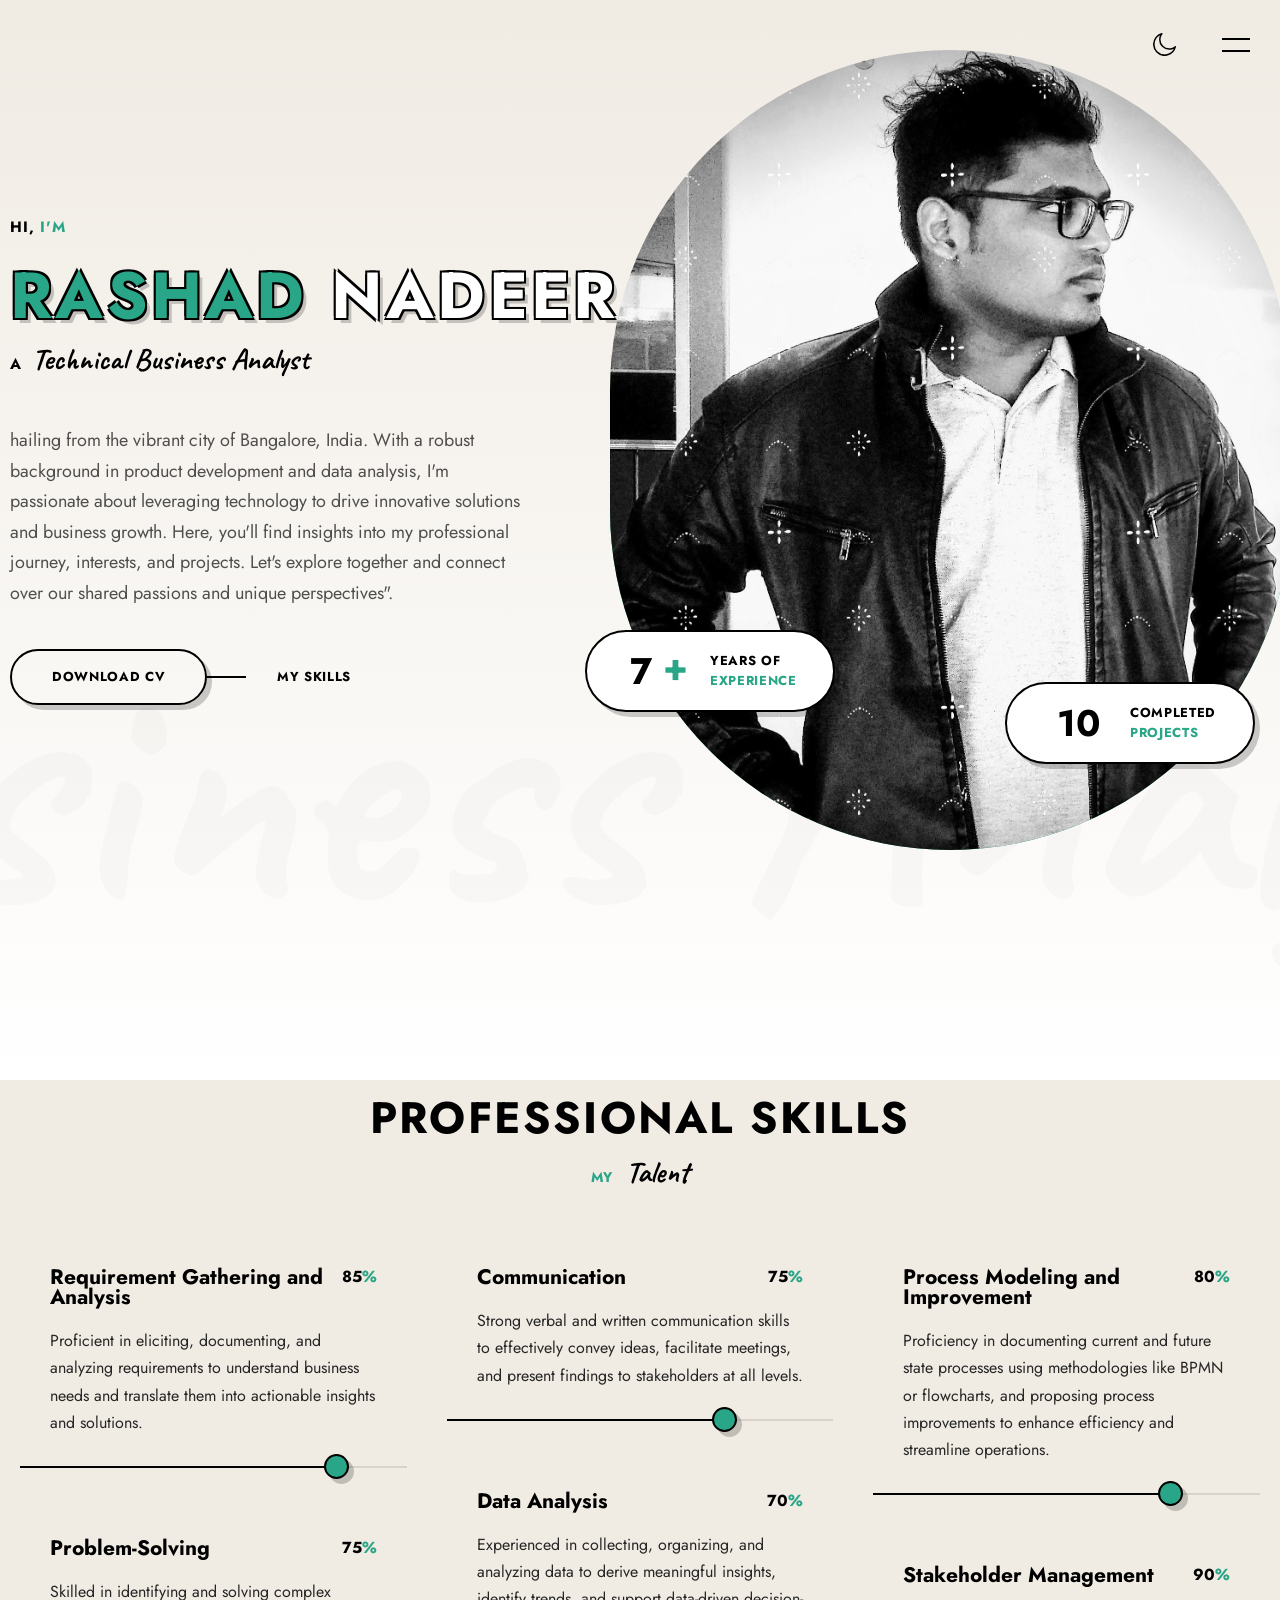
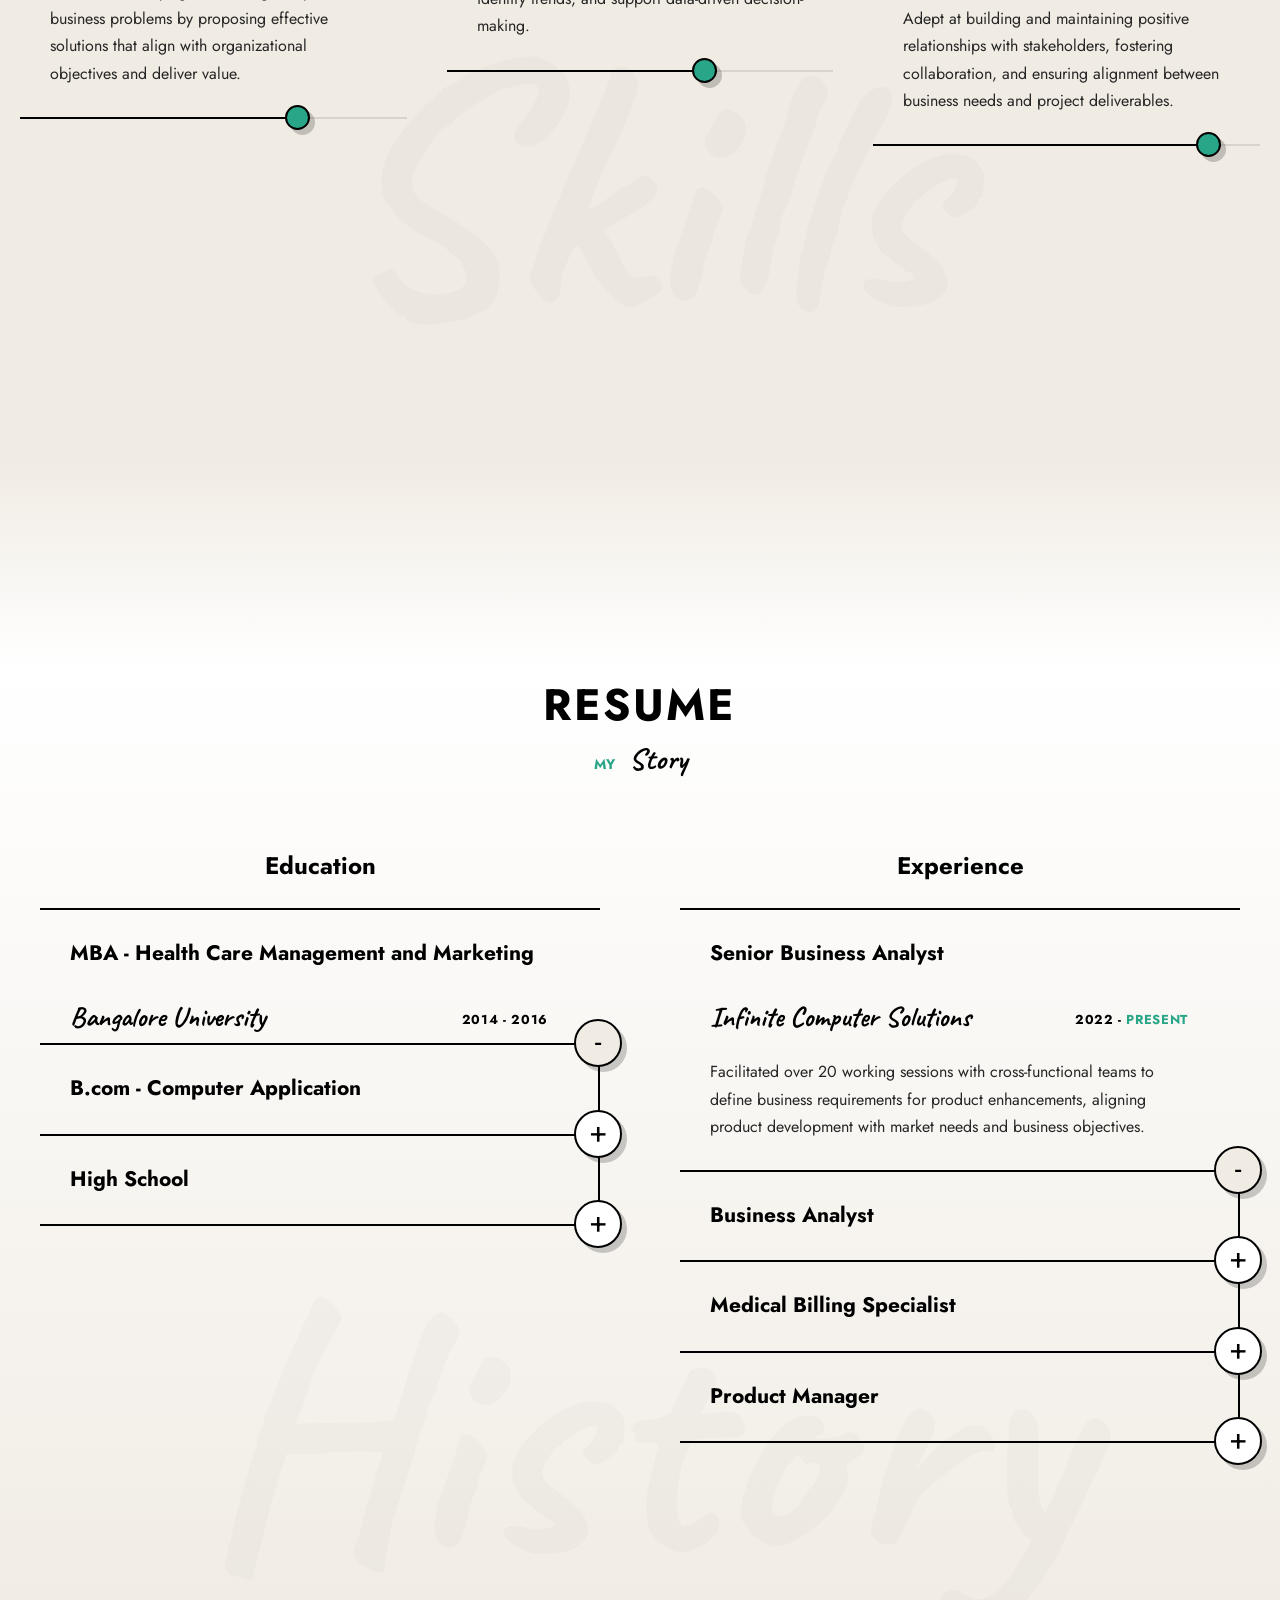
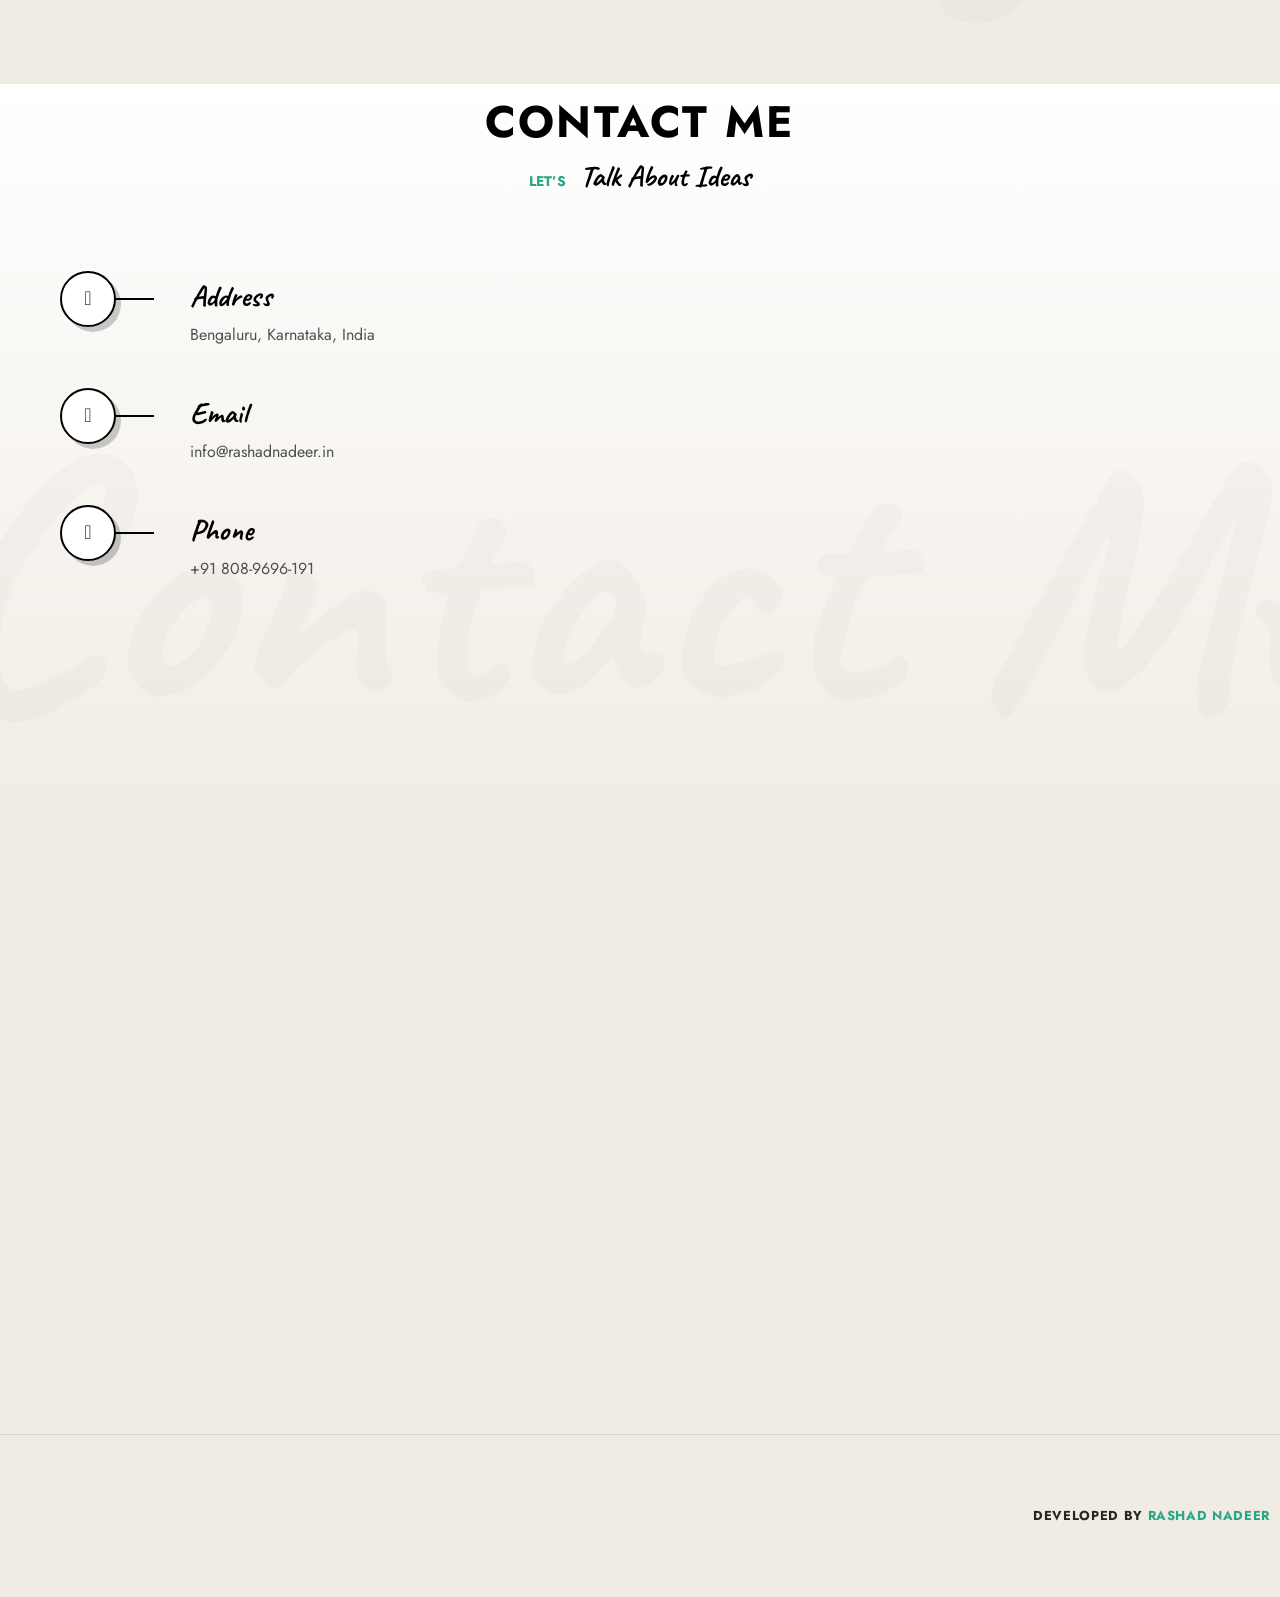
<file: index.html>
<!DOCTYPE html>
<html lang="en-US">
    <head>
        <!-- Meta Data -->
        <meta charset="UTF-8" />
        <meta http-equiv="X-UA-Compatible" content="IE=edge" />
        <meta name="viewport" content="width=device-width, initial-scale=1" />
		<meta name="google-site-verification" content="nrOxj96YKmZ3NoxPUbn6z-MeCSgBzSStvSXvukBNFK8" />
        <link
            rel="stylesheet"
            media="print"
            onload="this.onload=null;this.media='all';"
            id="ao_optimized_gfonts"
            href="https://fonts.googleapis.com/css?family=Jost%3A0%2C100%3B0%2C200%3B0%2C300%3B0%2C400%3B0%2C500%3B0%2C600%3B0%2C700%3B0%2C800%3B0%2C900%3B1%2C100%3B1%2C200%3B1%2C300%3B1%2C400%3B1%2C500%3B1%2C600%3B1%2C700%3B1%2C800%3B1%2C900%7CCaveat%3A400%3B500%3B600%3B700%7CRoboto%3A100%2C100italic%2C200%2C200italic%2C300%2C300italic%2C400%2C400italic%2C500%2C500italic%2C600%2C600italic%2C700%2C700italic%2C800%2C800italic%2C900%2C900italic%7CRoboto+Slab%3A100%2C100italic%2C200%2C200italic%2C300%2C300italic%2C400%2C400italic%2C500%2C500italic%2C600%2C600italic%2C700%2C700italic%2C800%2C800italic%2C900%2C900italic&amp;display=swap"
        />
        <link rel="profile" href="https://gmpg.org/xfn/11" />
        <link media="all" href="wp-content/cache/autoptimize/css/autoptimize_25d482dcd102f81dd9986758b4f0d419.css" rel="stylesheet" />
        <title>Rashad Nadeer - Expert Business Analyst & Data Strategist | Bangalore</title>
		<meta name="description" content="Rashad Nadeer is a leading Business Analyst in Bangalore, known for innovative solutions in data strategy and product development. Explore his journey and connect for collaboration." />
        <meta name="robots" content="max-image-preview:large" />
        <link href="https://fonts.gstatic.com/" crossorigin="anonymous" rel="preconnect" />
        <style id="classic-theme-styles-inline-css" type="text/css">
            /*! This file is auto-generated */
            .wp-block-button__link {
                color: #fff;
                background-color: #32373c;
                border-radius: 9999px;
                box-shadow: none;
                text-decoration: none;
                padding: calc(0.667em + 2px) calc(1.333em + 2px);
                font-size: 1.125em;
            }
            .wp-block-file__button {
                background: #32373c;
                color: #fff;
                text-decoration: none;
            }
        </style>
        <link rel="stylesheet" id="bslthms-advanced-btns-style-css" href="wp-content/Theme/advanced-btns/assets/style.css" type="text/css" media="all" />
        <link rel="stylesheet" id="elementor-post-7-css" href="wp-content/cache/autoptimize/css/autoptimize_single_4f865a00ffd3d82ce4476d03c33d5dc8.css" type="text/css" media="all" />
        <link rel="stylesheet" id="elementor-post-115-css" href="wp-content/cache/autoptimize/css/autoptimize_single_709d7c8305d66cae9bf28d0bc68e9b47.css" type="text/css" media="all" />
        <link rel="preconnect" href="https://fonts.gstatic.com/" crossorigin />
        <script type="text/javascript" src="wp-includes/js/jquery/jquery.min.js" id="jquery-core-js"></script>
        <link rel="EditURI" type="application/rsd+xml" title="RSD" href="xmlrpc0db0.php?rsd" />
        <meta name="generator" content="WordPress 6.3" />
        <link rel="canonical" href="index.html" />
        <link rel="shortlink" href="index.html" />
        <link rel="alternate" type="application/json+oembed" href="wp-json/oembed/1.0/embedfadd?url=https%3A%2F%2Frashadnadeer.in%2F" />
        <link rel="alternate" type="text/xml+oembed" href="wp-json/oembed/1.0/embed6e47?url=https%3A%2F%2Frashadnadeer.in%2F&amp;format=xml" />
        <meta name="description" content="Rashad Nadeer - Business Analyst" />
        <style></style>
        <meta name="generator" content="Elementor 3.15.3; features: e_dom_optimization, e_optimized_assets_loading, additional_custom_breakpoints; settings: css_print_method-external, google_font-enabled, font_display-auto" />
        <link rel="icon" href="wp-content/uploads/2023/04/cropped-ms-icon-310x310-1-32x32.png" sizes="32x32" />
        <link rel="icon" href="wp-content/uploads/2023/04/cropped-ms-icon-310x310-1-192x192.png" sizes="192x192" />
        <link rel="apple-touch-icon" href="wp-content/uploads/2023/04/cropped-ms-icon-310x310-1-180x180.png" />
        <meta name="msapplication-TileImage" content="https://rashadnadeer.in/wp-content/uploads/2023/04/cropped-ms-icon-310x310-1-270x270.png" />
    </head>
    <body class="home page-template page-template-template-layout-builder page-template-template-layout-builder-php page page-id-115 light-skin elementor-default elementor-kit-7 elementor-page elementor-page-115">
        <div class="container-page">
            <!-- Header -->
            <header class="header">
                <div class="header__builder">
                    <div data-elementor-type="wp-post" data-elementor-id="91" class="elementor elementor-91">
                        <section
                            class="elementor-section elementor-top-section elementor-element elementor-element-852e3c9 elementor-section-content-middle elementor-section-full_width elementor-section-height-default elementor-section-height-default"
                            data-id="852e3c9"
                            data-element_type="section"
                        >
                            <div class="elementor-container elementor-column-gap-no">
                                <div class="elementor-column elementor-col-50 elementor-top-column elementor-element elementor-element-ab1238c" data-id="ab1238c" data-element_type="column">
                                    <div class="elementor-widget-wrap elementor-element-populated">
                                        <div class="elementor-element elementor-element-6b2395b elementor-widget elementor-widget-image" data-id="6b2395b" data-element_type="widget" data-widget_type="image.default">
                                            <div class="elementor-widget-container">
                                                <a href="index.html">
                                                    <noscript><img decoding="async" width="228" height="38" src="wp-content/uploads/2021/11/logo2.png" class="attachment-full size-full wp-image-1170" alt="" /></noscript>
                                                </a>
                                            </div>
                                        </div>
                                    </div>
                                </div>
                                <div class="elementor-column elementor-col-50 elementor-top-column elementor-element elementor-element-2c253e3" data-id="2c253e3" data-element_type="column">
                                    <div class="elementor-widget-wrap elementor-element-populated">
                                        <div
                                            class="elementor-element elementor-element-c48ea9c elementor-widget elementor-widget-luique-header-menu"
                                            data-id="c48ea9c"
                                            data-element_type="widget"
                                            data-widget_type="luique-header-menu.default"
                                        >
                                            <div class="elementor-widget-container">
                                                <!-- switcher btn -->
                                                <a href="#" class="switcher-btn">
                                                    <span class="sw-before">
                                                        <svg xmlns="http://www.w3.org/2000/svg" width="23" height="23" viewBox="0 0 23 23">
                                                            <path
                                                                id="Dark_Theme"
                                                                data-name="Dark Theme"
                                                                fill="#000"
                                                                d="M1759.46,111.076a0.819,0.819,0,0,0-.68.147,8.553,8.553,0,0,1-2.62,1.537,8.167,8.167,0,0,1-2.96.531,8.655,8.655,0,0,1-8.65-8.682,9.247,9.247,0,0,1,.47-2.864,8.038,8.038,0,0,1,1.42-2.54,0.764,0.764,0,0,0-.12-1.063,0.813,0.813,0,0,0-.68-0.148,11.856,11.856,0,0,0-6.23,4.193,11.724,11.724,0,0,0,1,15.387,11.63,11.63,0,0,0,19.55-5.553A0.707,0.707,0,0,0,1759.46,111.076Zm-4.5,6.172a10.137,10.137,0,0,1-14.29-14.145,10.245,10.245,0,0,1,3.38-2.836c-0.14.327-.29,0.651-0.41,1.006a9.908,9.908,0,0,0-.56,3.365,10.162,10.162,0,0,0,10.15,10.189,9.776,9.776,0,0,0,3.49-.62,11.659,11.659,0,0,0,1.12-.473A10.858,10.858,0,0,1,1754.96,117.248Z"
                                                                transform="translate(-1737 -98)"
                                                            />
                                                        </svg>
                                                    </span>
                                                    <span class="sw-after">
                                                        <svg xmlns="http://www.w3.org/2000/svg" width="22.22" height="22.313" viewBox="0 0 22.22 22.313">
                                                            <path
                                                                id="Light_Theme"
                                                                data-name="Light Theme"
                                                                fill="#fff"
                                                                d="M1752.49,105.511a5.589,5.589,0,0,0-3.94-1.655,5.466,5.466,0,0,0-3.94,1.655,5.61,5.61,0,0,0,3.94,9.566,5.473,5.473,0,0,0,3.94-1.653,5.643,5.643,0,0,0,1.65-3.957A5.516,5.516,0,0,0,1752.49,105.511Zm-1.06,6.85a4.1,4.1,0,0,1-5.76,0,4.164,4.164,0,0,1,0-5.788A4.083,4.083,0,0,1,1751.43,112.361Zm7.47-3.662h-2.27a0.768,0.768,0,0,0,0,1.536h2.27A0.768,0.768,0,0,0,1758.9,108.7Zm-10.35,8.12a0.777,0.777,0,0,0-.76.769v2.274a0.777,0.777,0,0,0,.76.767,0.786,0.786,0,0,0,.77-0.767v-2.274A0.786,0.786,0,0,0,1748.55,116.819Zm7.85-.531-1.62-1.624a0.745,0.745,0,0,0-1.06,0,0.758,0.758,0,0,0,0,1.063l1.62,1.625a0.747,0.747,0,0,0,1.06,0A0.759,0.759,0,0,0,1756.4,116.288ZM1748.55,98.3a0.777,0.777,0,0,0-.76.768v2.273a0.778,0.778,0,0,0,.76.768,0.787,0.787,0,0,0,.77-0.768V99.073A0.786,0.786,0,0,0,1748.55,98.3Zm7.88,3.278a0.744,0.744,0,0,0-1.06,0l-1.62,1.624a0.758,0.758,0,0,0,0,1.063,0.745,0.745,0,0,0,1.06,0l1.62-1.624A0.758,0.758,0,0,0,1756.43,101.583Zm-15.96,7.116h-2.26a0.78,0.78,0,0,0-.77.768,0.76,0.76,0,0,0,.77.768h2.26A0.768,0.768,0,0,0,1740.47,108.7Zm2.88,5.965a0.745,0.745,0,0,0-1.06,0l-1.62,1.624a0.759,0.759,0,0,0,0,1.064,0.747,0.747,0,0,0,1.06,0l1.62-1.625A0.758,0.758,0,0,0,1743.35,114.664Zm0-11.457-1.62-1.624a0.744,0.744,0,0,0-1.06,0,0.758,0.758,0,0,0,0,1.063l1.62,1.624a0.745,0.745,0,0,0,1.06,0A0.758,0.758,0,0,0,1743.35,103.207Z"
                                                                transform="translate(-1737.44 -98.313)"
                                                            />
                                                        </svg>
                                                    </span>
                                                </a>
                                                <!-- menu btn -->
                                                <a href="#" class="menu-btn"><span></span><span></span></a>
                                                <!-- Menu Full Overlay -->
                                                <div class="menu-full-overlay">
                                                    <div class="menu-full-container">
                                                        <div class="container">
                                                            <div class="row">
                                                                <div class="col-xs-12 col-sm-12 col-md-12 col-lg-12">
                                                                    <!-- menu full -->
                                                                    <div class="menu-full">
                                                                        <ul id="menu-main-menu" class="menu-full">
                                                                            <li id="menu-item-606" class="menu-item menu-item-type-custom menu-item-object-custom current-menu-item current_page_item">
                                                                                <a class="splitting-text-anim-2" data-splitting="chars" href="index.html">Home</a>
                                                                            </li>
                                                                            <li id="menu-item-1938" class="menu-item menu-item-type-custom menu-item-object-custom current-menu-item current_page_item">
                                                                                <a class="splitting-text-anim-2" data-splitting="chars" href="index.html#skills-section">Skills</a>
                                                                            </li>
                                                                            <li id="menu-item-607" class="menu-item menu-item-type-custom menu-item-object-custom current-menu-item current_page_item">
                                                                                <a class="splitting-text-anim-2" data-splitting="chars" href="index.html#resume-section">Resume</a>
                                                                            </li>
                                                                            <li id="menu-item-611" class="menu-item menu-item-type-custom menu-item-object-custom current-menu-item current_page_item">
                                                                                <a class="splitting-text-anim-2" data-splitting="chars" href="index.html#contact-section">Contact</a>
                                                                            </li>
                                                                        </ul>
                                                                    </div>                                                                 
                                                                    <div class="v-line-block"><span></span></div>
                                                                </div>
                                                            </div>
                                                        </div>
                                                    </div>
                                                    <div class="menu-overlay"></div>
                                                </div>
                                            </div>
                                        </div>
                                    </div>
                                </div>
                            </div>
                        </section>
                    </div>
                </div>
            </header>
            <!-- Wrapper -->
            <div class="wrapper">
                <div id="post-115" class="post-115 page type-page status-publish hentry">
                    <div data-elementor-type="wp-page" data-elementor-id="115" class="elementor elementor-115">
                        <section
                            class="elementor-section elementor-top-section elementor-element elementor-element-5928fe4 elementor-section-height-min-height elementor-section-content-middle lui-gradient-top elementor-section-boxed elementor-section-height-default elementor-section-items-middle"
                            data-id="5928fe4"
                            data-element_type="section"
                            id="started-section"
                        >
                            <div class="elementor-container elementor-column-gap-default">
                                <div class="elementor-column elementor-col-100 elementor-top-column elementor-element elementor-element-f7cb440" data-id="f7cb440" data-element_type="column">
                                    <div class="elementor-widget-wrap elementor-element-populated">
                                        <div
                                            class="elementor-element elementor-element-e6ecb78 v-line v-line-left elementor-widget elementor-widget-luique-hero-image"
                                            data-id="e6ecb78"
                                            data-element_type="widget"
                                            data-widget_type="luique-hero-image.default"
                                        >
                                            <div class="elementor-widget-container">
                                                <!-- Section Hero Started -->
                                                <div class="section hero-started">
                                                    <div class="content scrolla-element-anim-1 scroll-animate" data-animate="active">
                                                        <div class="titles">
                                                            <div class="lui-subtitle">
                                                                <span> Hi, <b>I'm</b> </span>
                                                            </div>
                                                            <h1 class="title splitting-text-anim-1 scroll-animate" data-splitting="chars" data-animate="active">
                                                                <span> <b>Rashad</b> Nadeer </span>
                                                            </h1>
                                                            <div class="label lui-subtitle">a<strong>Technical Business Analyst</strong></div>
                                                        </div>
                                                        <div class="description">
                                                            <div><p>hailing from the vibrant city of Bangalore, India. With a robust background in product development and data analysis, I'm passionate about leveraging technology to drive innovative solutions and business growth. Here, you'll find insights into my professional journey, interests, and projects. Let's explore together and connect over our shared passions and unique perspectives".</p></div>  
                                                        </div>
                                                        <div class="bts">
                                                            <a target="_blank" href="wp-content/uploads/2022/10/Mohammad_Rashad_Resume.docx" class="btn"> <span>Download CV</span> </a>
                                                            <a href="#skills-section" class="btn-lnk"> My Skills </a>
                                                        </div>
                                                    </div>
                                                    <div class="slide scrolla-element-anim-1 scroll-animate" data-animate="active">
                                                        <noscript><img decoding="async" src="wp-content/uploads/2022/09/profile2.png" alt="&lt;b&gt;Zoé&lt;/b&gt; Miller" /></noscript>
                                                        <img
                                                            class="lazyload"
                                                            decoding="async"
                                                            src="data:image/svg+xml,%3Csvg%20xmlns=%22http://www.w3.org/2000/svg%22%20viewBox=%220%200%20210%20140%22%3E%3C/svg%3E"
                                                            data-src="wp-content/uploads/2022/09/profile2.png"
                                                            alt="&lt;b&gt;Zoé&lt;/b&gt; Miller"
                                                        />
                                                        <span class="circle circle-1"></span>
                                                        <span
                                                            class="lazyload circle img-1"
                                                            data-bg="https://rashadnadeer.in/wp-content/uploads/2022/09/pat-1.png"
                                                            style="background-image: url(data:image/svg+xml,%3Csvg%20xmlns=%22http://www.w3.org/2000/svg%22%20viewBox=%220%200%20500%20300%22%3E%3C/svg%3E);"
                                                        ></span>
                                                        <span
                                                            class="lazyload circle img-2"
                                                            data-bg="https://rashadnadeer.in/wp-content/uploads/2022/09/pat-2.png"
                                                            style="background-image: url(data:image/svg+xml,%3Csvg%20xmlns=%22http://www.w3.org/2000/svg%22%20viewBox=%220%200%20500%20300%22%3E%3C/svg%3E);"
                                                        ></span>
                                                        <span
                                                            class="lazyload circle img-3"
                                                            data-bg="https://rashadnadeer.in/wp-content/uploads/2022/09/pat-2.png"
                                                            style="background-image: url(data:image/svg+xml,%3Csvg%20xmlns=%22http://www.w3.org/2000/svg%22%20viewBox=%220%200%20500%20300%22%3E%3C/svg%3E);"
                                                        ></span>
                                                        <div class="info-list">
                                                            <ul>
                                                                <li>
                                                                    <span class="num">7 <strong>+</strong></span> <span class="value">Years of <strong>Experience</strong></span>
                                                                </li>
                                                                <li>
                                                                    <span class="num">10</span> <span class="value">Completed <strong>Projects</strong></span>
                                                                </li>
                                                            </ul>
                                                        </div>
                                                    </div>
                                                </div>
                                            </div>
                                        </div>
                                        <div
                                            class="elementor-element elementor-element-1d7818b elementor-absolute elementor-widget elementor-widget-luique-bgtitle"
                                            data-id="1d7818b"
                                            data-element_type="widget"
                                            data-settings='{"_position":"absolute"}'
                                            data-widget_type="luique-bgtitle.default"
                                        >
                                            <div class="elementor-widget-container">
                                                <div class="lui-bgtitle"><span> Business Analyst </span></div>
                                            </div>
                                        </div>
                                    </div>
                                </div>
                            </div>
                        </section>
						<section
                            class="elementor-section elementor-top-section elementor-element elementor-element-c5eed56 elementor-section-full_width lui-gradient-center elementor-section-height-default elementor-section-height-default"
                            data-id="c5eed56"
                            data-element_type="section"
                            id="skills-section"
                        >
                            <div class="elementor-container elementor-column-gap-no">
                                <div class="elementor-column elementor-col-100 elementor-top-column elementor-element elementor-element-b550ade" data-id="b550ade" data-element_type="column">
                                    <div class="elementor-widget-wrap elementor-element-populated">
                                        <section
                                            class="elementor-section elementor-inner-section elementor-element elementor-element-5679044 elementor-section-boxed elementor-section-height-default elementor-section-height-default"
                                            data-id="5679044"
                                            data-element_type="section"
                                        >
                                            <div class="elementor-container elementor-column-gap-default">
                                                <div class="elementor-column elementor-col-100 elementor-inner-column elementor-element elementor-element-e1e8420" data-id="e1e8420" data-element_type="column">
                                                    <div class="elementor-widget-wrap elementor-element-populated">
                                                        <div
                                                            class="elementor-element elementor-element-1d04a55 elementor-widget elementor-widget-luique-section-heading"
                                                            data-id="1d04a55"
                                                            data-element_type="widget"
                                                            data-widget_type="luique-section-heading.default"
                                                        >
                                                            <div class="elementor-widget-container">
                                                                <!-- Section Heading -->
                                                                <div class="m-titles">
                                                                    <h2 class="m-title splitting-text-anim-1 scroll-animate" data-splitting="words" data-animate="active"><span> Professional Skills </span></h2>
                                                                    <div class="m-subtitle splitting-text-anim-1 scroll-animate" data-splitting="words" data-animate="active">
                                                                        <span> my <b>Talent</b> </span>
                                                                    </div>
                                                                </div>
                                                            </div>
                                                        </div>
                                                    </div>
                                                </div>
                                            </div>
                                        </section>
                                        <section
                                            class="elementor-section elementor-inner-section elementor-element elementor-element-6f48272 v-line v-line-left elementor-section-boxed elementor-section-height-default elementor-section-height-default"
                                            data-id="6f48272"
                                            data-element_type="section"
                                        >
                                            <div class="elementor-container elementor-column-gap-custom">
                                                <div class="elementor-column elementor-col-33 elementor-inner-column elementor-element elementor-element-2fe5eab" data-id="2fe5eab" data-element_type="column">
                                                    <div class="elementor-widget-wrap elementor-element-populated">
                                                        <div
                                                            class="elementor-element elementor-element-acf98dc elementor-widget elementor-widget-luique-skills"
                                                            data-id="acf98dc"
                                                            data-element_type="widget"
                                                            data-widget_type="luique-skills.default"
                                                        >
                                                            <div class="elementor-widget-container">
                                                                <!-- Skills -->
                                                                <div class="skills-items">
																	<div class="skills-item scrolla-element-anim-1 scroll-animate" data-animate="active">
																		<h6 class="name"><span> Requirement Gathering and Analysis </span></h6>
																		<div class="text">
																			<div><p>Proficient in eliciting, documenting, and analyzing requirements to understand business needs and translate them into actionable insights and solutions.</p></div>
																		</div>
																		<div class="dots">
																			<div class="dot" style="width: 85%;"><span></span></div>
																		</div>
																		<div class="value">
																			<span class="num">85<span>%</span></span>
																		</div>
																	</div>
																	<div class="skills-item scrolla-element-anim-1 scroll-animate" data-animate="active">
																		<h6 class="name"><span> Problem-Solving </span></h6>
																		<div class="text">
																			<div><p>Skilled in identifying and solving complex business problems by proposing effective solutions that align with organizational objectives and deliver value.</p></div>
																		</div>
																		<div class="dots">
																			<div class="dot" style="width: 75%;"><span></span></div>
																		</div>
																		<div class="value">
																			<span class="num">75<span>%</span></span>
																		</div>
																	</div>
																</div>
                                                            </div>
                                                        </div>
                                                    </div>
                                                </div>
                                                <div class="elementor-column elementor-col-33 elementor-inner-column elementor-element elementor-element-c5d3613" data-id="c5d3613" data-element_type="column">
                                                    <div class="elementor-widget-wrap elementor-element-populated">
                                                        <div
                                                            class="elementor-element elementor-element-9959a83 elementor-widget elementor-widget-luique-skills"
                                                            data-id="9959a83"
                                                            data-element_type="widget"
                                                            data-widget_type="luique-skills.default"
                                                        >
                                                            <div class="elementor-widget-container">
																<!-- Skills -->
																<div class="skills-items">
																	<div class="skills-item scrolla-element-anim-1 scroll-animate" data-animate="active">
																		<h6 class="name"><span> Communication </span></h6>
																		<div class="text">
																			<div><p>Strong verbal and written communication skills to effectively convey ideas, facilitate meetings, and present findings to stakeholders at all levels.</p></div>
																		</div>
																		<div class="dots">
																			<div class="dot" style="width: 75%;"><span></span></div>
																		</div>
																		<div class="value">
																			<span class="num">75<span>%</span></span>
																		</div>
																	</div>
																	<div class="skills-item scrolla-element-anim-1 scroll-animate" data-animate="active">
																		<h6 class="name"><span> Data Analysis </span></h6>
																		<div class="text">
																			<div><p>Experienced in collecting, organizing, and analyzing data to derive meaningful insights, identify trends, and support data-driven decision-making.</p></div>
																		</div>
																		<div class="dots">
																			<div class="dot" style="width: 70%;"><span></span></div>
																		</div>
																		<div class="value">
																			<span class="num">70<span>%</span></span>
																		</div>
																	</div>
																</div>
															</div>
															
                                                        </div>
                                                    </div>
                                                </div>
                                                <div class="elementor-column elementor-col-33 elementor-inner-column elementor-element elementor-element-9d8cd25" data-id="9d8cd25" data-element_type="column">
                                                    <div class="elementor-widget-wrap elementor-element-populated">
                                                        <div
                                                            class="elementor-element elementor-element-c071cce elementor-widget elementor-widget-luique-skills"
                                                            data-id="c071cce"
                                                            data-element_type="widget"
                                                            data-widget_type="luique-skills.default"
                                                        >
                                                            <div class="elementor-widget-container">
																<!-- Skills -->
																<div class="skills-items">
																	<div class="skills-item scrolla-element-anim-1 scroll-animate" data-animate="active">
																		<h6 class="name"><span> Process Modeling and Improvement </span></h6>
																		<div class="text">
																			<div><p>Proficiency in documenting current and future state processes using methodologies like BPMN or flowcharts, and proposing process improvements to enhance efficiency and streamline operations.</p></div>
																		</div>
																		<div class="dots">
																			<div class="dot" style="width: 80%;"><span></span></div>
																		</div>
																		<div class="value">
																			<span class="num">80<span>%</span></span>
																		</div>
																	</div>
																	<div class="skills-item scrolla-element-anim-1 scroll-animate" data-animate="active">
																		<h6 class="name"><span> Stakeholder Management </span></h6>
																		<div class="text">
																			<div><p>Adept at building and maintaining positive relationships with stakeholders, fostering collaboration, and ensuring alignment between business needs and project deliverables.</p></div>
																		</div>
																		<div class="dots">
																			<div class="dot" style="width: 90%;"><span></span></div>
																		</div>
																		<div class="value">
																			<span class="num">90<span>%</span></span>
																		</div>
																	</div>
																</div>
															</div>	
                                                        </div>
                                                    </div>
                                                </div>
                                            </div>
                                        </section>
                                        <div class="elementor-element elementor-element-64dfb76 elementor-widget elementor-widget-luique-bgtitle" data-id="64dfb76" data-element_type="widget" data-widget_type="luique-bgtitle.default">
                                            <div class="elementor-widget-container">
                                                <div class="lui-bgtitle"><span> Skills </span></div>
                                            </div>
                                        </div>
                                    </div>
                                </div>
                            </div>
                        </section>
                        <section
                            class="elementor-section elementor-top-section elementor-element elementor-element-9448ad8 elementor-section-full_width lui-gradient-top elementor-section-height-default elementor-section-height-default"
                            data-id="9448ad8"
                            data-element_type="section"
                            id="works-section"
                        >
                        </section>  
                        <section
                            class="elementor-section elementor-top-section elementor-element elementor-element-0812a25 elementor-section-full_width lui-gradient-bottom elementor-section-height-default elementor-section-height-default"
                            data-id="0812a25"
                            data-element_type="section"
                            id="resume-section"
                        >
                            <div class="elementor-container elementor-column-gap-no">
                                <div class="elementor-column elementor-col-100 elementor-top-column elementor-element elementor-element-e0cfaf1" data-id="e0cfaf1" data-element_type="column">
                                    <div class="elementor-widget-wrap elementor-element-populated">
                                        <section
                                            class="elementor-section elementor-inner-section elementor-element elementor-element-097baec elementor-section-boxed elementor-section-height-default elementor-section-height-default"
                                            data-id="097baec"
                                            data-element_type="section"
                                        >
                                            <div class="elementor-container elementor-column-gap-default">
                                                <div class="elementor-column elementor-col-100 elementor-inner-column elementor-element elementor-element-c2b1cc1" data-id="c2b1cc1" data-element_type="column">
                                                    <div class="elementor-widget-wrap elementor-element-populated">
                                                        <div
                                                            class="elementor-element elementor-element-1731d1b elementor-widget elementor-widget-luique-section-heading"
                                                            data-id="1731d1b"
                                                            data-element_type="widget"
                                                            data-widget_type="luique-section-heading.default"
                                                        >
                                                            <div class="elementor-widget-container">
                                                                <!-- Section Heading -->
                                                                <div class="m-titles">
                                                                    <h2 class="m-title splitting-text-anim-1 scroll-animate" data-splitting="words" data-animate="active"><span> Resume </span></h2>
                                                                    <div class="m-subtitle splitting-text-anim-1 scroll-animate" data-splitting="words" data-animate="active">
                                                                        <span> my <b>Story</b> </span>
                                                                    </div>
                                                                </div>
                                                            </div>
                                                        </div>
                                                    </div>
                                                </div>
                                            </div>
                                        </section>
                                        <section
                                            class="elementor-section elementor-inner-section elementor-element elementor-element-7994a41 v-line v-line-left elementor-section-boxed elementor-section-height-default elementor-section-height-default"
                                            data-id="7994a41"
                                            data-element_type="section"
                                        >
                                            <div class="elementor-container elementor-column-gap-custom">
                                                <div class="elementor-column elementor-col-50 elementor-inner-column elementor-element elementor-element-9ef002f" data-id="9ef002f" data-element_type="column">
                                                    <div class="elementor-widget-wrap elementor-element-populated">
                                                        <div
                                                            class="elementor-element elementor-element-fddc017 elementor-widget elementor-widget-luique-history"
                                                            data-id="fddc017"
                                                            data-element_type="widget"
                                                            data-widget_type="luique-history.default"
                                                        >
                                                            <div class="elementor-widget-container">
                                                                <!-- History -->
                                                                <h5 class="history-title scrolla-element-anim-1 scroll-animate" data-animate="active"><span> Education </span></h5>
                                                                <div class="history-items">
                                                                    <div class="history-item lui-collapse-item opened scrolla-element-anim-1 scroll-animate" data-animate="active">
                                                                        <h6 class="name lui-collapse-btn active"><span> MBA - Health Care Management and Marketing  </span></h6>
                                                                        <div class="history-content">
                                                                            <div class="subname"><span> Bangalore University</span></div>
                                                                            <div class="date lui-subtitle"><span> 2014 - 2016 </span></div>
                                                                           
                                                                        </div>
                                                                    </div>
                                                                    <div class="history-item lui-collapse-item scrolla-element-anim-1 scroll-animate" data-animate="active">
                                                                        <h6 class="name lui-collapse-btn"><span> B.com - Computer Application </span></h6>
                                                                        <div class="history-content">
                                                                            <div class="subname"><span> MG University </span></div>
                                                                            <div class="date lui-subtitle"><span> 2010 - 2013 </span></div>
                                                                            
                                                                        </div>
                                                                    </div>
                                                                    <div class="history-item lui-collapse-item scrolla-element-anim-1 scroll-animate" data-animate="active">
                                                                        <h6 class="name lui-collapse-btn"><span> High School </span></h6>
                                                                        <div class="history-content">
                                                                            <div class="subname"><span> International Indian School,Jeddah  </span></div>
                                                                            <div class="date lui-subtitle"><span> - 2010 </span></div>
                                                                            
                                                                        </div>
                                                                    </div>
                                                                </div>
                                                            </div>
                                                        </div>
                                                    </div>
                                                </div>
                                                <div class="elementor-column elementor-col-50 elementor-inner-column elementor-element elementor-element-900c59c" data-id="900c59c" data-element_type="column">
                                                    <div class="elementor-widget-wrap elementor-element-populated">
                                                        <div
                                                            class="elementor-element elementor-element-d6ff03d elementor-widget elementor-widget-luique-history"
                                                            data-id="d6ff03d"
                                                            data-element_type="widget"
                                                            data-widget_type="luique-history.default"
                                                        >
                                                            <div class="elementor-widget-container">
                                                                <!-- History -->
                                                                <h5 class="history-title scrolla-element-anim-1 scroll-animate" data-animate="active"><span> Experience </span></h5>
                                                               <div class="history-items">
																	<div class="history-item lui-collapse-item opened scrolla-element-anim-1 scroll-animate" data-animate="active">
																		<h6 class="name lui-collapse-btn active"><span> Senior Business Analyst </span></h6>
																		<div class="history-content">
																			<div class="subname"><span> Infinite Computer Solutions </span></div>
																			<div class="date lui-subtitle">
																				<span> 2022 - <b>Present</b> </span>
																			</div>
																			<div class="text">
																				<div><p>Facilitated over 20 working sessions with cross-functional teams to define business requirements for product enhancements, aligning product development with market needs and business objectives.</p></div>
																			</div>
																		</div>
																	</div>
																	<div class="history-item lui-collapse-item scrolla-element-anim-1 scroll-animate" data-animate="active">
																		<h6 class="name lui-collapse-btn"><span> Business Analyst </span></h6>
																		<div class="history-content">
																			<div class="subname"><span> Pioneer Rcm </span></div>
																			<div class="date lui-subtitle"><span> 2019 - 2022  </span></div>
																			<div class="text">
																				<div><p>Documented over 40 detailed business requirements (BRD, FRD, SRS) and crafted 25+ comprehensive use cases, enhancing team understanding by 40%.</p></div>
																			</div>
																		</div>
																	</div>
																	<div class="history-item lui-collapse-item scrolla-element-anim-1 scroll-animate" data-animate="active">
																		<h6 class="name lui-collapse-btn"><span> Medical Billing Specialist </span></h6>
																		<div class="history-content">
																			<div class="subname"><span> Cerner Corporation </span></div>
																			<div class="date lui-subtitle"><span> 2018 - 2019  </span></div>
																			<div class="text">
																				<div><p>Led the deployment of an EMR system tailored for medical billing, enhancing claim submission accuracy and reducing claim denial rates by 20%.</p></div>
																			</div>
																		</div>
																	</div>
																	<div class="history-item lui-collapse-item scrolla-element-anim-1 scroll-animate" data-animate="active">
																		<h6 class="name lui-collapse-btn"><span> Product Manager </span></h6>
																		<div class="history-content">
																			<div class="subname"><span> LegalMD Global </span></div>
																			<div class="date lui-subtitle"><span> 2017 - 2018  </span></div>
																			<div class="text">
																				<div><p>Pioneered a strategic sales initiative that led to surpassing quarterly sales targets by an average of 20%.</p></div>
																			</div>
																		</div>
																	</div>
																</div>
                                                            </div>
                                                        </div>
                                                    </div>
                                                </div>
                                            </div>
                                        </section>
                                        <div class="elementor-element elementor-element-2fae71e elementor-widget elementor-widget-luique-bgtitle" data-id="2fae71e" data-element_type="widget" data-widget_type="luique-bgtitle.default">
                                            <div class="elementor-widget-container">
                                                <div class="lui-bgtitle"><span> History </span></div>
                                            </div>
                                        </div>
                                    </div>
                                </div>
                            </div>
                        </section>
                        <section
                            class="elementor-section elementor-top-section elementor-element elementor-element-118ec8a elementor-section-full_width lui-gradient-bottom elementor-section-height-default elementor-section-height-default"
                            data-id="118ec8a"
                            data-element_type="section"
                            id="contact-section"
                        >
                            <div class="elementor-container elementor-column-gap-no">
                                <div class="elementor-column elementor-col-100 elementor-top-column elementor-element elementor-element-506c0e9" data-id="506c0e9" data-element_type="column">
                                    <div class="elementor-widget-wrap elementor-element-populated">
                                        <section
                                            class="elementor-section elementor-inner-section elementor-element elementor-element-233590c elementor-section-boxed elementor-section-height-default elementor-section-height-default"
                                            data-id="233590c"
                                            data-element_type="section"
                                        >
                                            <div class="elementor-container elementor-column-gap-default">
                                                <div class="elementor-column elementor-col-100 elementor-inner-column elementor-element elementor-element-d5466f4" data-id="d5466f4" data-element_type="column">
                                                    <div class="elementor-widget-wrap elementor-element-populated">
                                                        <div
                                                            class="elementor-element elementor-element-b649168 elementor-widget elementor-widget-luique-section-heading"
                                                            data-id="b649168"
                                                            data-element_type="widget"
                                                            data-widget_type="luique-section-heading.default"
                                                        >
                                                            <div class="elementor-widget-container">
                                                                <!-- Section Heading -->
                                                                <div class="m-titles">
                                                                    <h2 class="m-title splitting-text-anim-1 scroll-animate" data-splitting="words" data-animate="active"><span> Contact Me </span></h2>
                                                                    <div class="m-subtitle splitting-text-anim-1 scroll-animate" data-splitting="words" data-animate="active">
                                                                        <span> Let’s <b>Talk About Ideas</b> </span>
                                                                    </div>
                                                                </div>
                                                            </div>
                                                        </div>
                                                    </div>
                                                </div>
                                            </div>
                                        </section>
                                        <section
                                            class="elementor-section elementor-inner-section elementor-element elementor-element-ab9ee99 v-line v-line-left elementor-section-boxed elementor-section-height-default elementor-section-height-default"
                                            data-id="ab9ee99"
                                            data-element_type="section"
                                        >
                                            <div class="elementor-container elementor-column-gap-default">
                                                <div class="elementor-column elementor-col-50 elementor-inner-column elementor-element elementor-element-1bb439c" data-id="1bb439c" data-element_type="column">
                                                    <div class="elementor-widget-wrap elementor-element-populated">
                                                        <div
                                                            class="elementor-element elementor-element-1b8e289 elementor-widget elementor-widget-luique-about-numbers"
                                                            data-id="1b8e289"
                                                            data-element_type="widget"
                                                            data-widget_type="luique-about-numbers.default"
                                                        >
                                                            <div class="elementor-widget-container">
                                                                <!-- Section contact info -->
                                                                <div class="numbers-items">
                                                                    <div class="numbers-item scrolla-element-anim-1 scroll-animate" data-animate="active">
                                                                        <div class="icon"><i aria-hidden="true" class="far fa-map"></i></div>
                                                                        <div class="title"><span> Address </span></div>
                                                                        <div class="lui-text"><span> Bengaluru, Karnataka, India </span></div>
                                                                    </div>
                                                                    <div class="numbers-item scrolla-element-anim-1 scroll-animate" data-animate="active">
                                                                        <div class="icon"><i aria-hidden="true" class="far fa-envelope"></i></div>
                                                                        <div class="title"><span> Email </span></div>
                                                                        <div class="lui-text"><span> info@rashadnadeer.in </span></div>
                                                                    </div>
                                                                    <div class="numbers-item scrolla-element-anim-1 scroll-animate" data-animate="active">
                                                                        <div class="icon"><i aria-hidden="true" class="far fa-address-book"></i></div>
                                                                        <div class="title"><span> Phone </span></div>
                                                                        <div class="lui-text"><span> +91 808-9696-191 </span></div>
                                                                    </div>
                                                                </div>
                                                            </div>
                                                        </div>
                                                    </div>
                                                </div>
                                            </div>
                                        </section>
                                        <div class="elementor-element elementor-element-c4eec92 elementor-widget elementor-widget-luique-bgtitle" data-id="c4eec92" data-element_type="widget" data-widget_type="luique-bgtitle.default">
                                            <div class="elementor-widget-container">
                                                <div class="lui-bgtitle"><span> Contact Me </span></div>
                                            </div>
                                        </div>
                                    </div>
                                </div>
                            </div>
                        </section>
                        <section
                            class="elementor-section elementor-top-section elementor-element elementor-element-440dceb elementor-section-full_width elementor-section-height-default elementor-section-height-default"
                            data-id="440dceb"
                            data-element_type="section"
                        >
                            <div class="elementor-container elementor-column-gap-no">
                                <div class="elementor-column elementor-col-100 elementor-top-column elementor-element elementor-element-f7384a5" data-id="f7384a5" data-element_type="column">
                                    <div class="elementor-widget-wrap elementor-element-populated">
                                        <div class="elementor-element elementor-element-ac640fe elementor-widget elementor-widget-google_maps" data-id="ac640fe" data-element_type="widget" data-widget_type="google_maps.default">
                                            <div class="elementor-widget-container">
                                                <div class="elementor-custom-embed">
                                                    <iframe
                                                        loading="lazy"
                                                        src="https://www.google.com/maps/embed?pb=!1m18!1m12!1m3!1d3669.644699107179!2d77.73544340508631!3d12.981237381882458!2m3!1f0!2f0!3f0!3m2!1i1024!2i768!4f13.1!3m3!1m2!1s0x3bae11fb73611207%3A0x8704ad2f114384dc!2sConduent%20Business%20Services%20India%20LLP!5e0!3m2!1sen!2sin!4v1695924971980!5m2!1sen!2sin"
                                                        title="Bangalore, KA, India"
                                                        aria-label="Bangalore, KA, India"
                                                    ></iframe>
                                                </div>
                                            </div>
                                        </div>
                                    </div>
                                </div>
                            </div>
                        </section>
                    </div>
                </div>
                <!-- #post-115 -->
            </div>
            <!-- Footer -->
            <div class="footer">
                <div class="footer__builder">
                    <div data-elementor-type="wp-post" data-elementor-id="148" class="elementor elementor-148">
                        <section
                            class="elementor-section elementor-top-section elementor-element elementor-element-2292e97 elementor-section-content-middle elementor-section-boxed elementor-section-height-default elementor-section-height-default"
                            data-id="2292e97"
                            data-element_type="section"
                        >
                            <div class="elementor-container elementor-column-gap-default">
                                <div class="elementor-column elementor-col-33 elementor-top-column elementor-element elementor-element-1b638f0" data-id="1b638f0" data-element_type="column">
                                    <div class="elementor-widget-wrap elementor-element-populated">
                                        <div
                                            class="elementor-element elementor-element-2cc9b55 elementor-widget elementor-widget-luique-social-links"
                                            data-id="2cc9b55"
                                            data-element_type="widget"
                                            data-widget_type="luique-social-links.default"
                                        >
                                            <div class="elementor-widget-container">
                                            </div>
                                        </div>
                                    </div>
                                </div>
                                <div class="elementor-column elementor-col-33 elementor-top-column elementor-element elementor-element-1c9b303" data-id="1c9b303" data-element_type="column">
                                    <div class="elementor-widget-wrap elementor-element-populated">
                                        <div class="elementor-element elementor-element-c385779 elementor-widget elementor-widget-luique-copyright" data-id="c385779" data-element_type="widget" data-widget_type="luique-copyright.default">
                                            <div class="elementor-widget-container">
                                                <div class="copyright-text scrolla-element-anim-1 scroll-animate" data-animate="active">
                                                </div>
                                            </div>
                                        </div>
                                    </div>
                                </div>
                                <div class="elementor-column elementor-col-33 elementor-top-column elementor-element elementor-element-2e4ce90" data-id="2e4ce90" data-element_type="column">
                                    <div class="elementor-widget-wrap elementor-element-populated">
                                        <div class="elementor-element elementor-element-8b314e8 elementor-widget elementor-widget-luique-copyright" data-id="8b314e8" data-element_type="widget" data-widget_type="luique-copyright.default">
                                            <div class="elementor-widget-container">
                                                <div class="copyright-text scrolla-element-anim-1 scroll-animate" data-animate="active">
                                                    <div>Developed by <strong>Rashad Nadeer </strong></div>
                                                </div>
                                            </div>
                                        </div>
                                    </div>
                                </div>
                            </div>
                        </section>
                    </div>
                </div>
            </div>
        </div>
        <!-- cursor -->
        <div class="cursor"></div>
        <noscript>
            <style>
                .lazyload {
                    display: none;
                }
            </style>
        </noscript>
        <script data-noptimize="1">
            window.lazySizesConfig = window.lazySizesConfig || {};
            window.lazySizesConfig.loadMode = 1;
        </script>
        <script async data-noptimize="1" src="wp-content/plugins/autoptimize/classes/external/js/lazysizes.min.js"></script>
        <link rel="stylesheet" id="elementor-post-91-css" href="wp-content/cache/autoptimize/css/autoptimize_single_554b31d314ed89bcc55fd8a8ca8ad496.css" type="text/css" media="all" />
        <link rel="stylesheet" id="elementor-post-148-css" href="wp-content/cache/autoptimize/css/autoptimize_single_2e7a2717cbb6e8c8ebba5ec392e55dd5.css" type="text/css" media="all" />
        <script type="text/javascript" src="wp-content/Theme/advanced-btns/assets/script.js" id="bslthms-advanced-btns-script-js"></script>
        <script id="luique-rrssb-js-after" type="text/javascript">
            jQuery(document).ready(function ($) {
                $(".social-share").rrssb({ title: "Home", url: "https://rashadnadeer.in/" });
            });
        </script>
        <script id="elementor-frontend-js-before" type="text/javascript">
            var elementorFrontendConfig = {
                environmentMode: { edit: false, wpPreview: false, isScriptDebug: false },
                i18n: {
                    shareOnFacebook: "Share on Facebook",
                    shareOnTwitter: "Share on Twitter",
                    pinIt: "Pin it",
                    download: "Download",
                    downloadImage: "Download image",
                    fullscreen: "Fullscreen",
                    zoom: "Zoom",
                    share: "Share",
                    playVideo: "Play Video",
                    previous: "Previous",
                    next: "Next",
                    close: "Close",
                    a11yCarouselWrapperAriaLabel: "Carousel | Horizontal scrolling: Arrow Left & Right",
                    a11yCarouselPrevSlideMessage: "Previous slide",
                    a11yCarouselNextSlideMessage: "Next slide",
                    a11yCarouselFirstSlideMessage: "This is the first slide",
                    a11yCarouselLastSlideMessage: "This is the last slide",
                    a11yCarouselPaginationBulletMessage: "Go to slide",
                },
                is_rtl: false,
                breakpoints: { xs: 0, sm: 480, md: 768, lg: 1025, xl: 1440, xxl: 1600 },
                responsive: {
                    breakpoints: {
                        mobile: { label: "Mobile Portrait", value: 767, default_value: 767, direction: "max", is_enabled: true },
                        mobile_extra: { label: "Mobile Landscape", value: 880, default_value: 880, direction: "max", is_enabled: false },
                        tablet: { label: "Tablet Portrait", value: 1024, default_value: 1024, direction: "max", is_enabled: true },
                        tablet_extra: { label: "Tablet Landscape", value: 1200, default_value: 1200, direction: "max", is_enabled: false },
                        laptop: { label: "Laptop", value: 1366, default_value: 1366, direction: "max", is_enabled: false },
                        widescreen: { label: "Widescreen", value: 2400, default_value: 2400, direction: "min", is_enabled: false },
                    },
                },
                version: "3.15.3",
                is_static: false,
                experimentalFeatures: { e_dom_optimization: true, e_optimized_assets_loading: true, additional_custom_breakpoints: true, "landing-pages": true },
                urls: { assets: "https:\/\/rashadnadeer.in\/wp-content\/plugins\/elementor\/assets\/" },
                swiperClass: "swiper-container",
                settings: { page: [], editorPreferences: [] },
                kit: {
                    active_breakpoints: ["viewport_mobile", "viewport_tablet"],
                    global_image_lightbox: "yes",
                    lightbox_enable_counter: "yes",
                    lightbox_enable_fullscreen: "yes",
                    lightbox_enable_zoom: "yes",
                    lightbox_enable_share: "yes",
                    lightbox_title_src: "title",
                    lightbox_description_src: "description",
                },
                post: {
                    id: 115,
                    title: "Luique%20%E2%80%93%20Resume%20%26%20Personal%20Portfolio%20WordPress%20Theme%20%E2%80%93%20Premium%20digital%20solutions%20for%20your%20business%20by%20bslthemes%20Team",
                    excerpt: "",
                    featuredImage: false,
                },
            };
        </script>
        <script defer src="wp-content/cache/autoptimize/js/autoptimize_cb03731b52485dcd18de229b3916a2d1.js"></script>
    </body>
</html>
</file>
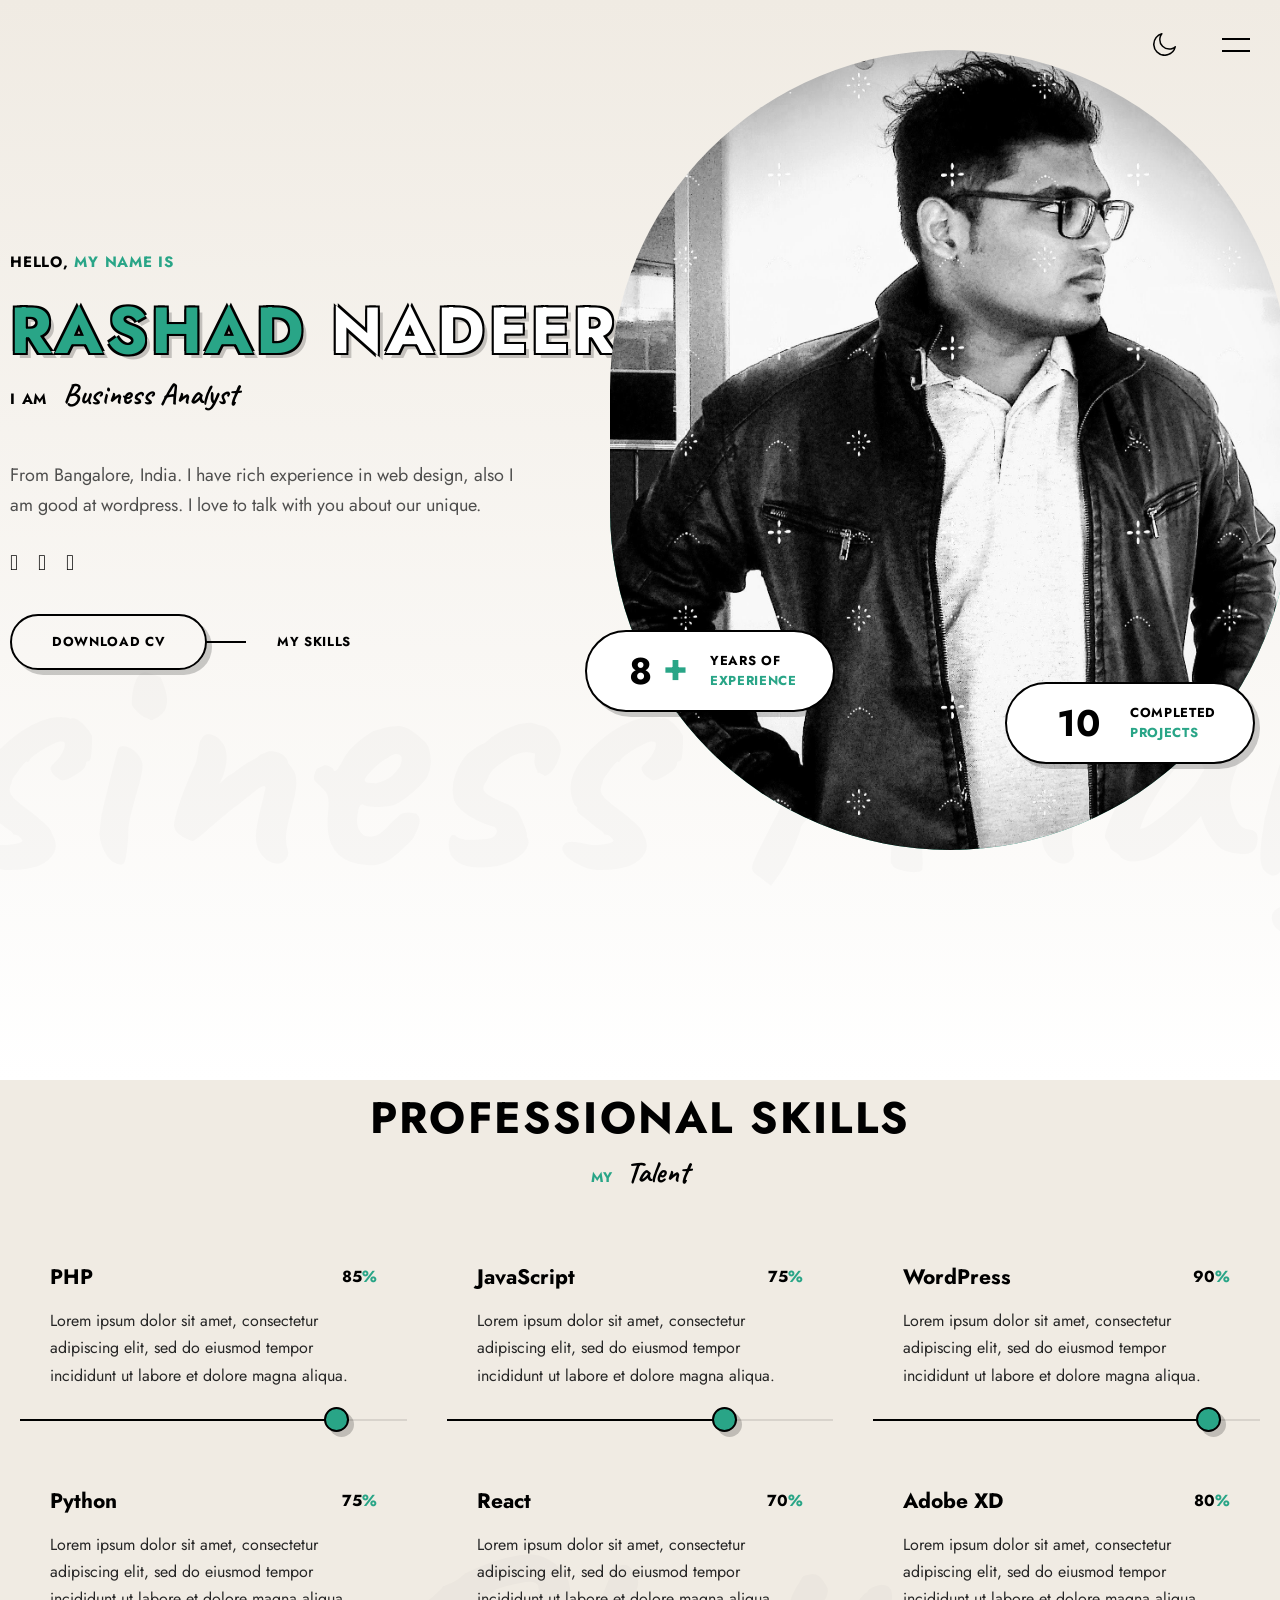
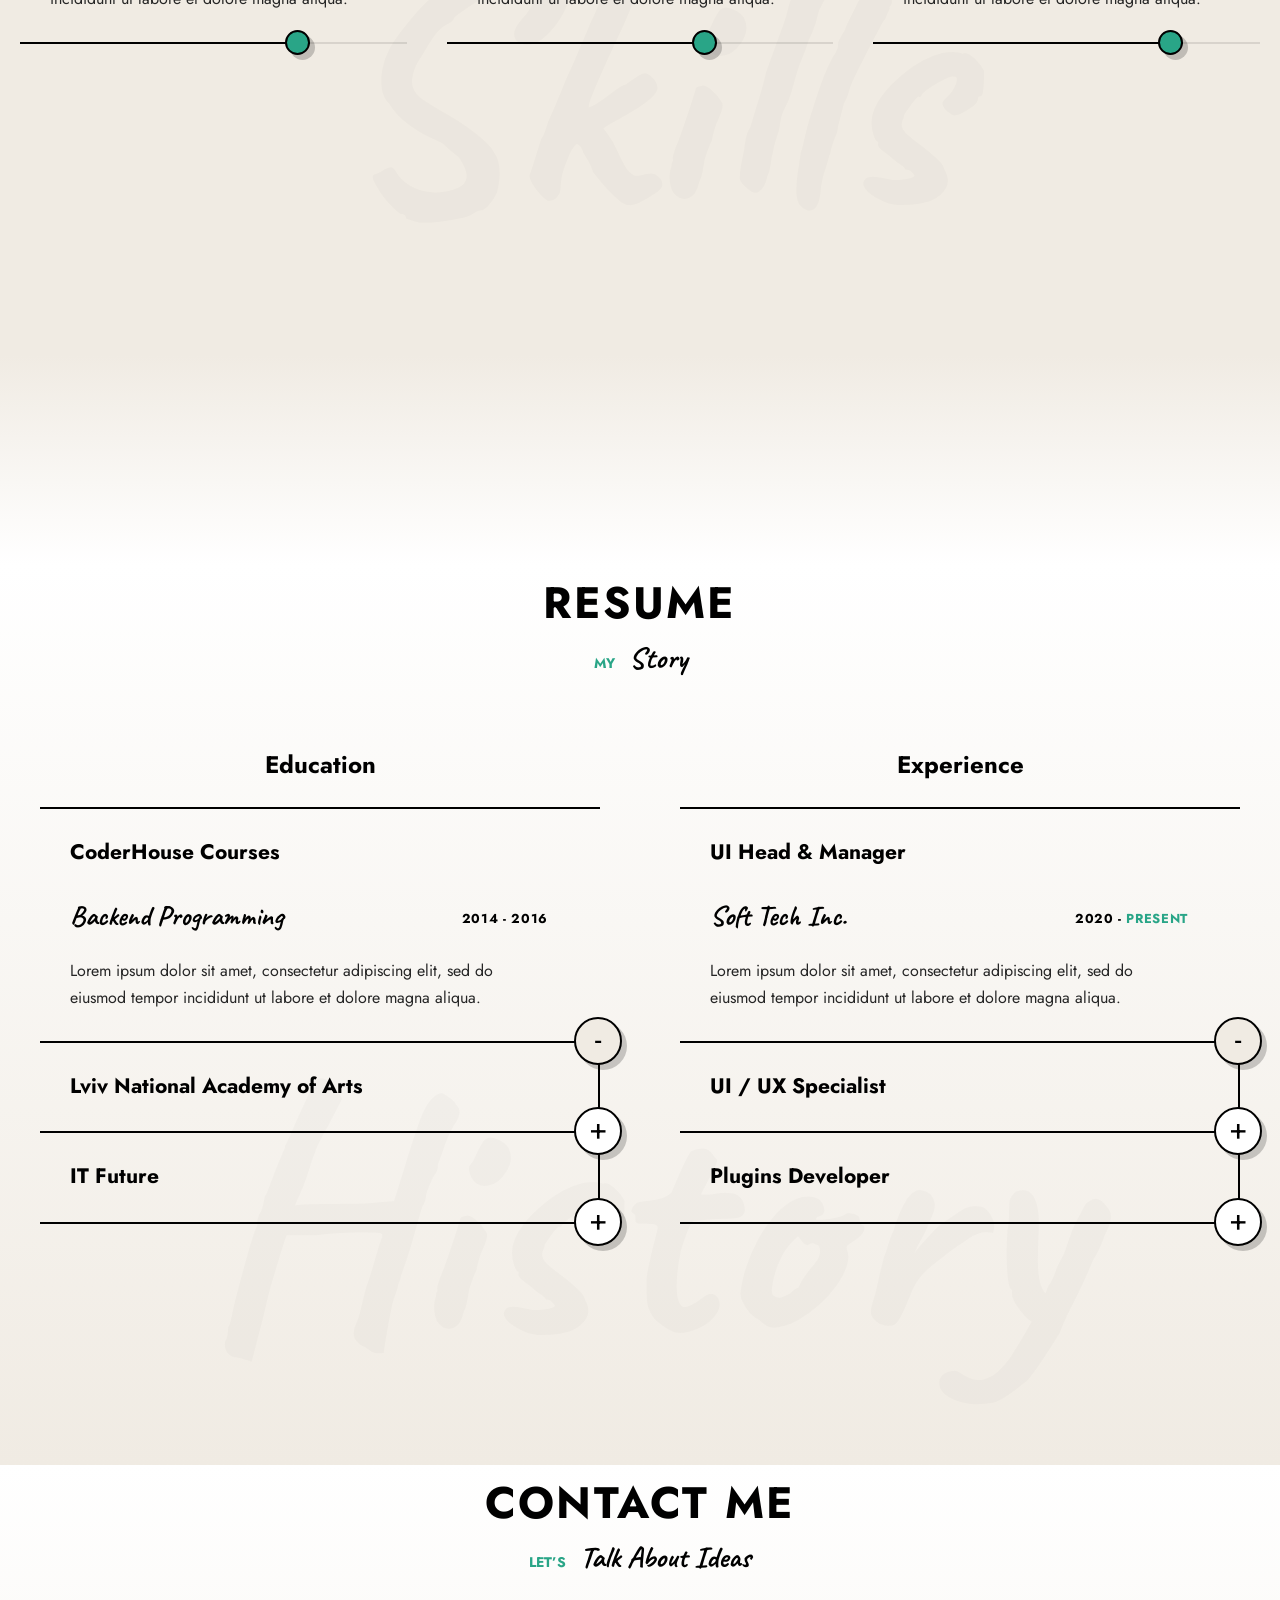
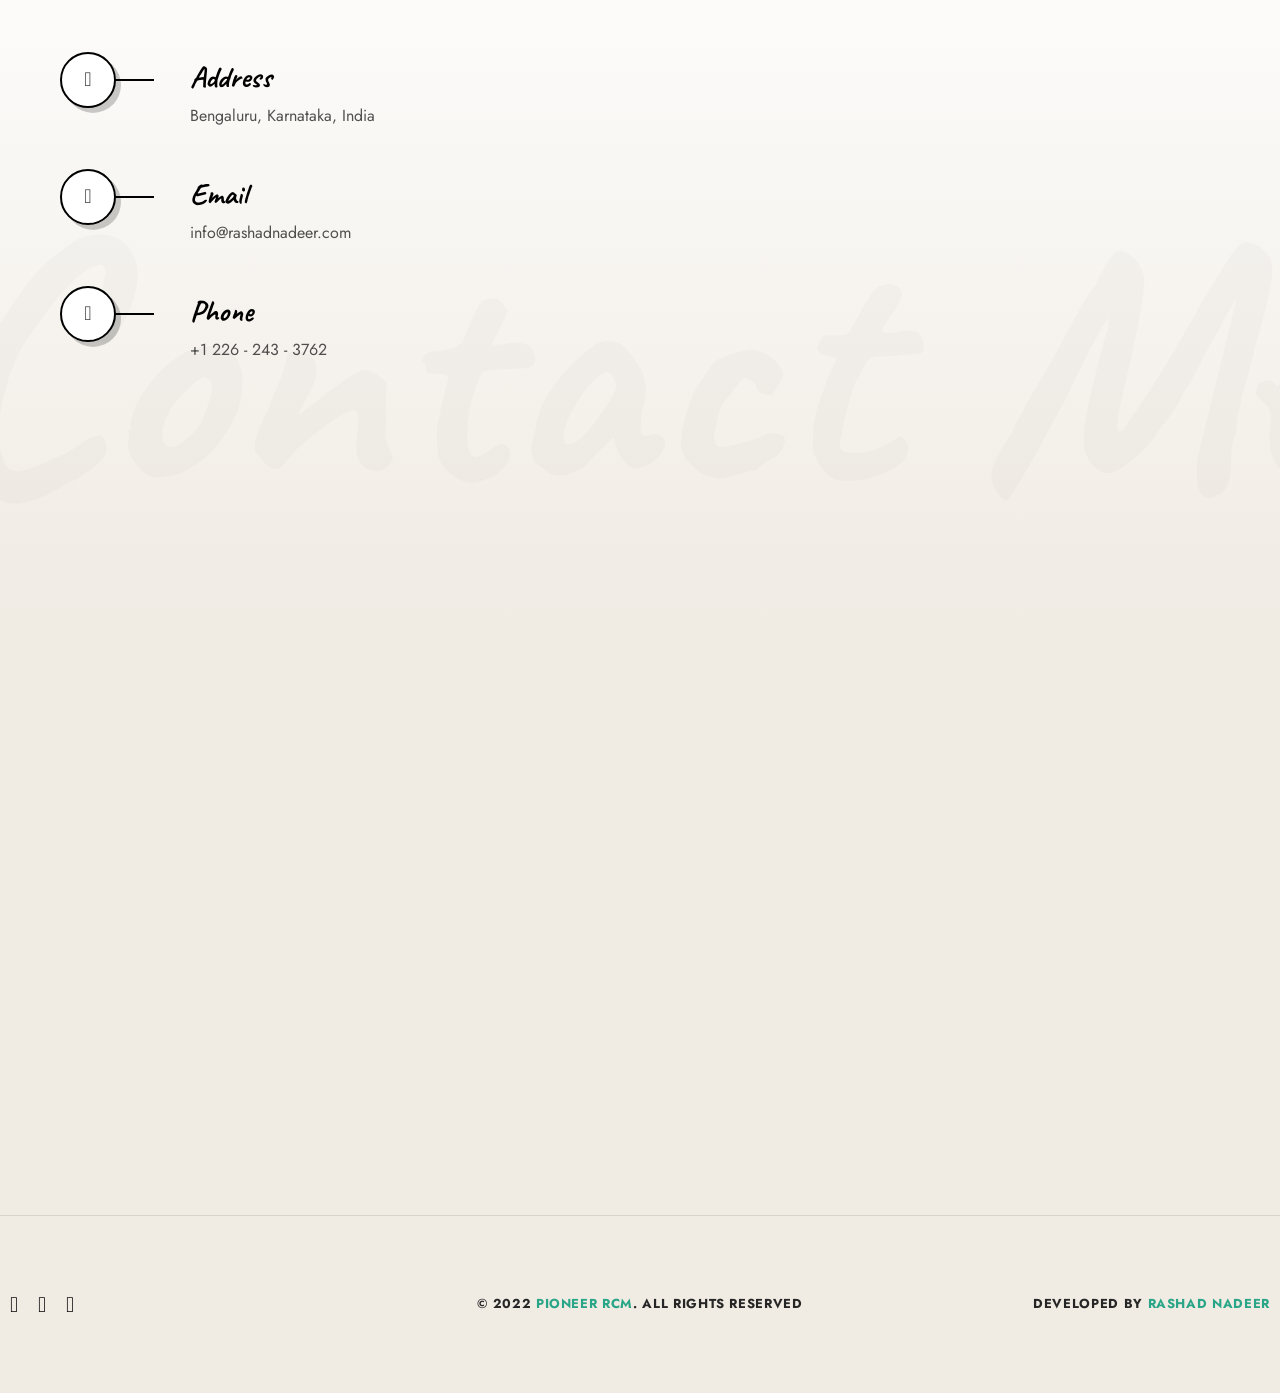
<file: luique.bslthemes.com/index.html>
<!DOCTYPE html>
<html lang="en-US">
    <head>
        <!-- Meta Data -->
        <meta charset="UTF-8" />
        <meta http-equiv="X-UA-Compatible" content="IE=edge" />
        <meta name="viewport" content="width=device-width, initial-scale=1" />
        <link
            rel="stylesheet"
            media="print"
            onload="this.onload=null;this.media='all';"
            id="ao_optimized_gfonts"
            href="https://fonts.googleapis.com/css?family=Jost%3A0%2C100%3B0%2C200%3B0%2C300%3B0%2C400%3B0%2C500%3B0%2C600%3B0%2C700%3B0%2C800%3B0%2C900%3B1%2C100%3B1%2C200%3B1%2C300%3B1%2C400%3B1%2C500%3B1%2C600%3B1%2C700%3B1%2C800%3B1%2C900%7CCaveat%3A400%3B500%3B600%3B700%7CRoboto%3A100%2C100italic%2C200%2C200italic%2C300%2C300italic%2C400%2C400italic%2C500%2C500italic%2C600%2C600italic%2C700%2C700italic%2C800%2C800italic%2C900%2C900italic%7CRoboto+Slab%3A100%2C100italic%2C200%2C200italic%2C300%2C300italic%2C400%2C400italic%2C500%2C500italic%2C600%2C600italic%2C700%2C700italic%2C800%2C800italic%2C900%2C900italic&amp;display=swap"
        />
        <link rel="profile" href="https://gmpg.org/xfn/11" />
        <link media="all" href="wp-content/cache/autoptimize/css/autoptimize_25d482dcd102f81dd9986758b4f0d419.css" rel="stylesheet" />
        <title>Luique &#8211; Resume &amp; Personal Portfolio WordPress Theme &#8211; Premium digital solutions for your business by bslthemes Team</title>
        <meta name="robots" content="max-image-preview:large" />
        <link rel="dns-prefetch" href="http://bslthemes.com/" />
        <link href="https://fonts.gstatic.com/" crossorigin="anonymous" rel="preconnect" />
        <link rel="alternate" type="application/rss+xml" title="Luique - Resume &amp; Personal Portfolio WordPress Theme &raquo; Feed" href="feed/index.html" />
        <link rel="alternate" type="application/rss+xml" title="Luique - Resume &amp; Personal Portfolio WordPress Theme &raquo; Comments Feed" href="comments/feed/index.html" />
        <style id="classic-theme-styles-inline-css" type="text/css">
            /*! This file is auto-generated */
            .wp-block-button__link {
                color: #fff;
                background-color: #32373c;
                border-radius: 9999px;
                box-shadow: none;
                text-decoration: none;
                padding: calc(0.667em + 2px) calc(1.333em + 2px);
                font-size: 1.125em;
            }
            .wp-block-file__button {
                background: #32373c;
                color: #fff;
                text-decoration: none;
            }
        </style>
        <link rel="stylesheet" id="bslthms-advanced-btns-style-css" href="wp-content/Theme/advanced-btns/assets/style.css" type="text/css" media="all" />
        <link rel="stylesheet" id="elementor-post-7-css" href="wp-content/cache/autoptimize/css/autoptimize_single_4f865a00ffd3d82ce4476d03c33d5dc8.css" type="text/css" media="all" />
        <link rel="stylesheet" id="elementor-post-115-css" href="wp-content/cache/autoptimize/css/autoptimize_single_709d7c8305d66cae9bf28d0bc68e9b47.css" type="text/css" media="all" />
        <link rel="preconnect" href="https://fonts.gstatic.com/" crossorigin />
        <script type="text/javascript" src="wp-includes/js/jquery/jquery.min.js" id="jquery-core-js"></script>
        <link rel="EditURI" type="application/rsd+xml" title="RSD" href="xmlrpc0db0.php?rsd" />
        <meta name="generator" content="WordPress 6.3" />
        <link rel="canonical" href="index.html" />
        <link rel="shortlink" href="index.html" />
        <link rel="alternate" type="application/json+oembed" href="wp-json/oembed/1.0/embedfadd?url=https%3A%2F%2Fluique.bslthemes.com%2F" />
        <link rel="alternate" type="text/xml+oembed" href="wp-json/oembed/1.0/embed6e47?url=https%3A%2F%2Fluique.bslthemes.com%2F&amp;format=xml" />
        <meta name="description" content="Luique - Resume &amp; Personal Portfolio WordPress Theme - Premium digital solutions for your business by bslthemes Team" />
        <style></style>
        <meta name="generator" content="Elementor 3.15.3; features: e_dom_optimization, e_optimized_assets_loading, additional_custom_breakpoints; settings: css_print_method-external, google_font-enabled, font_display-auto" />
        <link rel="icon" href="wp-content/uploads/2023/04/cropped-ms-icon-310x310-1-32x32.png" sizes="32x32" />
        <link rel="icon" href="wp-content/uploads/2023/04/cropped-ms-icon-310x310-1-192x192.png" sizes="192x192" />
        <link rel="apple-touch-icon" href="wp-content/uploads/2023/04/cropped-ms-icon-310x310-1-180x180.png" />
        <meta name="msapplication-TileImage" content="https://luique.bslthemes.com/wp-content/uploads/2023/04/cropped-ms-icon-310x310-1-270x270.png" />
    </head>
    <body class="home page-template page-template-template-layout-builder page-template-template-layout-builder-php page page-id-115 light-skin elementor-default elementor-kit-7 elementor-page elementor-page-115">
        <div class="container-page">
            <!-- Header -->
            <header class="header">
                <div class="header__builder">
                    <div data-elementor-type="wp-post" data-elementor-id="91" class="elementor elementor-91">
                        <section
                            class="elementor-section elementor-top-section elementor-element elementor-element-852e3c9 elementor-section-content-middle elementor-section-full_width elementor-section-height-default elementor-section-height-default"
                            data-id="852e3c9"
                            data-element_type="section"
                        >
                            <div class="elementor-container elementor-column-gap-no">
                                <div class="elementor-column elementor-col-50 elementor-top-column elementor-element elementor-element-ab1238c" data-id="ab1238c" data-element_type="column">
                                    <div class="elementor-widget-wrap elementor-element-populated">
                                        <div class="elementor-element elementor-element-6b2395b elementor-widget elementor-widget-image" data-id="6b2395b" data-element_type="widget" data-widget_type="image.default">
                                            <div class="elementor-widget-container">
                                                <a href="index.html">
                                                    <noscript><img decoding="async" width="228" height="38" src="wp-content/uploads/2021/11/logo2.png" class="attachment-full size-full wp-image-1170" alt="" /></noscript>
                                                </a>
                                            </div>
                                        </div>
                                    </div>
                                </div>
                                <div class="elementor-column elementor-col-50 elementor-top-column elementor-element elementor-element-2c253e3" data-id="2c253e3" data-element_type="column">
                                    <div class="elementor-widget-wrap elementor-element-populated">
                                        <div
                                            class="elementor-element elementor-element-c48ea9c elementor-widget elementor-widget-luique-header-menu"
                                            data-id="c48ea9c"
                                            data-element_type="widget"
                                            data-widget_type="luique-header-menu.default"
                                        >
                                            <div class="elementor-widget-container">
                                                <!-- switcher btn -->
                                                <a href="#" class="switcher-btn">
                                                    <span class="sw-before">
                                                        <svg xmlns="http://www.w3.org/2000/svg" width="23" height="23" viewBox="0 0 23 23">
                                                            <path
                                                                id="Dark_Theme"
                                                                data-name="Dark Theme"
                                                                fill="#000"
                                                                d="M1759.46,111.076a0.819,0.819,0,0,0-.68.147,8.553,8.553,0,0,1-2.62,1.537,8.167,8.167,0,0,1-2.96.531,8.655,8.655,0,0,1-8.65-8.682,9.247,9.247,0,0,1,.47-2.864,8.038,8.038,0,0,1,1.42-2.54,0.764,0.764,0,0,0-.12-1.063,0.813,0.813,0,0,0-.68-0.148,11.856,11.856,0,0,0-6.23,4.193,11.724,11.724,0,0,0,1,15.387,11.63,11.63,0,0,0,19.55-5.553A0.707,0.707,0,0,0,1759.46,111.076Zm-4.5,6.172a10.137,10.137,0,0,1-14.29-14.145,10.245,10.245,0,0,1,3.38-2.836c-0.14.327-.29,0.651-0.41,1.006a9.908,9.908,0,0,0-.56,3.365,10.162,10.162,0,0,0,10.15,10.189,9.776,9.776,0,0,0,3.49-.62,11.659,11.659,0,0,0,1.12-.473A10.858,10.858,0,0,1,1754.96,117.248Z"
                                                                transform="translate(-1737 -98)"
                                                            />
                                                        </svg>
                                                    </span>
                                                    <span class="sw-after">
                                                        <svg xmlns="http://www.w3.org/2000/svg" width="22.22" height="22.313" viewBox="0 0 22.22 22.313">
                                                            <path
                                                                id="Light_Theme"
                                                                data-name="Light Theme"
                                                                fill="#fff"
                                                                d="M1752.49,105.511a5.589,5.589,0,0,0-3.94-1.655,5.466,5.466,0,0,0-3.94,1.655,5.61,5.61,0,0,0,3.94,9.566,5.473,5.473,0,0,0,3.94-1.653,5.643,5.643,0,0,0,1.65-3.957A5.516,5.516,0,0,0,1752.49,105.511Zm-1.06,6.85a4.1,4.1,0,0,1-5.76,0,4.164,4.164,0,0,1,0-5.788A4.083,4.083,0,0,1,1751.43,112.361Zm7.47-3.662h-2.27a0.768,0.768,0,0,0,0,1.536h2.27A0.768,0.768,0,0,0,1758.9,108.7Zm-10.35,8.12a0.777,0.777,0,0,0-.76.769v2.274a0.777,0.777,0,0,0,.76.767,0.786,0.786,0,0,0,.77-0.767v-2.274A0.786,0.786,0,0,0,1748.55,116.819Zm7.85-.531-1.62-1.624a0.745,0.745,0,0,0-1.06,0,0.758,0.758,0,0,0,0,1.063l1.62,1.625a0.747,0.747,0,0,0,1.06,0A0.759,0.759,0,0,0,1756.4,116.288ZM1748.55,98.3a0.777,0.777,0,0,0-.76.768v2.273a0.778,0.778,0,0,0,.76.768,0.787,0.787,0,0,0,.77-0.768V99.073A0.786,0.786,0,0,0,1748.55,98.3Zm7.88,3.278a0.744,0.744,0,0,0-1.06,0l-1.62,1.624a0.758,0.758,0,0,0,0,1.063,0.745,0.745,0,0,0,1.06,0l1.62-1.624A0.758,0.758,0,0,0,1756.43,101.583Zm-15.96,7.116h-2.26a0.78,0.78,0,0,0-.77.768,0.76,0.76,0,0,0,.77.768h2.26A0.768,0.768,0,0,0,1740.47,108.7Zm2.88,5.965a0.745,0.745,0,0,0-1.06,0l-1.62,1.624a0.759,0.759,0,0,0,0,1.064,0.747,0.747,0,0,0,1.06,0l1.62-1.625A0.758,0.758,0,0,0,1743.35,114.664Zm0-11.457-1.62-1.624a0.744,0.744,0,0,0-1.06,0,0.758,0.758,0,0,0,0,1.063l1.62,1.624a0.745,0.745,0,0,0,1.06,0A0.758,0.758,0,0,0,1743.35,103.207Z"
                                                                transform="translate(-1737.44 -98.313)"
                                                            />
                                                        </svg>
                                                    </span>
                                                </a>
                                                <!-- menu btn -->
                                                <a href="#" class="menu-btn"><span></span><span></span></a>
                                                <!-- Menu Full Overlay -->
                                                <div class="menu-full-overlay">
                                                    <div class="menu-full-container">
                                                        <div class="container">
                                                            <div class="row">
                                                                <div class="col-xs-12 col-sm-12 col-md-12 col-lg-12">
                                                                    <!-- menu full -->
                                                                    <div class="menu-full">
                                                                        <ul id="menu-main-menu" class="menu-full">
                                                                            <li id="menu-item-606" class="menu-item menu-item-type-custom menu-item-object-custom current-menu-item current_page_item">
                                                                                <a class="splitting-text-anim-2" data-splitting="chars" href="index.html">Home</a>
                                                                            </li>
                                                                            <li id="menu-item-1938" class="menu-item menu-item-type-custom menu-item-object-custom current-menu-item current_page_item">
                                                                                <a class="splitting-text-anim-2" data-splitting="chars" href="index.html#skills-section">Skills</a>
                                                                            </li>
                                                                            <li id="menu-item-607" class="menu-item menu-item-type-custom menu-item-object-custom current-menu-item current_page_item">
                                                                                <a class="splitting-text-anim-2" data-splitting="chars" href="index.html#resume-section">Resume</a>
                                                                            </li>
                                                                            <li id="menu-item-611" class="menu-item menu-item-type-custom menu-item-object-custom current-menu-item current_page_item">
                                                                                <a class="splitting-text-anim-2" data-splitting="chars" href="index.html#contact-section">Contact</a>
                                                                            </li>
                                                                        </ul>
                                                                    </div>
                                                                    <!-- social -->
                                                                    <div class="menu-social-links">
                                                                        <a href="http://dribbble.com/" target="blank" class="scrolla-element-anim-1" title="dribbble"> <i class="fab fa-dribbble"></i> </a>
                                                                        <a href="http://twitter.com/" target="blank" class="scrolla-element-anim-1" title="twitter"> <i class="fab fa-twitter"></i> </a>
                                                                        <a href="http://behance.com/" target="blank" class="scrolla-element-anim-1" title="behance"> <i class="fab fa-behance"></i> </a>
                                                                    </div>
                                                                    <div class="v-line-block"><span></span></div>
                                                                </div>
                                                            </div>
                                                        </div>
                                                    </div>
                                                    <div class="menu-overlay"></div>
                                                </div>
                                            </div>
                                        </div>
                                    </div>
                                </div>
                            </div>
                        </section>
                    </div>
                </div>
            </header>
            <!-- Wrapper -->
            <div class="wrapper">
                <div id="post-115" class="post-115 page type-page status-publish hentry">
                    <div data-elementor-type="wp-page" data-elementor-id="115" class="elementor elementor-115">
                        <section
                            class="elementor-section elementor-top-section elementor-element elementor-element-5928fe4 elementor-section-height-min-height elementor-section-content-middle lui-gradient-top elementor-section-boxed elementor-section-height-default elementor-section-items-middle"
                            data-id="5928fe4"
                            data-element_type="section"
                            id="started-section"
                        >
                            <div class="elementor-container elementor-column-gap-default">
                                <div class="elementor-column elementor-col-100 elementor-top-column elementor-element elementor-element-f7cb440" data-id="f7cb440" data-element_type="column">
                                    <div class="elementor-widget-wrap elementor-element-populated">
                                        <div
                                            class="elementor-element elementor-element-e6ecb78 v-line v-line-left elementor-widget elementor-widget-luique-hero-image"
                                            data-id="e6ecb78"
                                            data-element_type="widget"
                                            data-widget_type="luique-hero-image.default"
                                        >
                                            <div class="elementor-widget-container">
                                                <!-- Section Hero Started -->
                                                <div class="section hero-started">
                                                    <div class="content scrolla-element-anim-1 scroll-animate" data-animate="active">
                                                        <div class="titles">
                                                            <div class="lui-subtitle">
                                                                <span> Hello, <b>my name is</b> </span>
                                                            </div>
                                                            <h1 class="title splitting-text-anim-1 scroll-animate" data-splitting="chars" data-animate="active">
                                                                <span> <b>Rashad</b> Nadeer </span>
                                                            </h1>
                                                            <div class="label lui-subtitle">I am <strong>Business Analyst </strong></div>
                                                        </div>
                                                        <div class="description">
                                                            <div><p>From Bangalore, India. I have rich experience in web design, also I am good at wordpress. I love to talk with you about our unique.</p></div>
                                                            <div class="social-links">
                                                                <a target="_blank" rel="nofollow" href="#"> <i aria-hidden="true" class="fab fa-twitter"></i> </a>
                                                                <a target="_blank" rel="nofollow" href="#"> <i aria-hidden="true" class="fab fa-dribbble"></i> </a>
                                                                <a target="_blank" rel="nofollow" href="#"> <i aria-hidden="true" class="fab fa-behance"></i> </a>
                                                            </div>
                                                        </div>
                                                        <div class="bts">
                                                            <a target="_blank" href="wp-content/uploads/2022/10/Rashad_Nadeer_Resume.pdf" class="btn"> <span>Download CV</span> </a>
                                                            <a href="#skills-section" class="btn-lnk"> My Skills </a>
                                                        </div>
                                                    </div>
                                                    <div class="slide scrolla-element-anim-1 scroll-animate" data-animate="active">
                                                        <noscript><img decoding="async" src="wp-content/uploads/2022/09/profile2.png" alt="&lt;b&gt;Zoé&lt;/b&gt; Miller" /></noscript>
                                                        <img
                                                            class="lazyload"
                                                            decoding="async"
                                                            src="data:image/svg+xml,%3Csvg%20xmlns=%22http://www.w3.org/2000/svg%22%20viewBox=%220%200%20210%20140%22%3E%3C/svg%3E"
                                                            data-src="wp-content/uploads/2022/09/profile2.png"
                                                            alt="&lt;b&gt;Zoé&lt;/b&gt; Miller"
                                                        />
                                                        <span class="circle circle-1"></span>
                                                        <span
                                                            class="lazyload circle img-1"
                                                            data-bg="https://luique.bslthemes.com/wp-content/uploads/2022/09/pat-1.png"
                                                            style="background-image: url(data:image/svg+xml,%3Csvg%20xmlns=%22http://www.w3.org/2000/svg%22%20viewBox=%220%200%20500%20300%22%3E%3C/svg%3E);"
                                                        ></span>
                                                        <span
                                                            class="lazyload circle img-2"
                                                            data-bg="https://luique.bslthemes.com/wp-content/uploads/2022/09/pat-2.png"
                                                            style="background-image: url(data:image/svg+xml,%3Csvg%20xmlns=%22http://www.w3.org/2000/svg%22%20viewBox=%220%200%20500%20300%22%3E%3C/svg%3E);"
                                                        ></span>
                                                        <span
                                                            class="lazyload circle img-3"
                                                            data-bg="https://luique.bslthemes.com/wp-content/uploads/2022/09/pat-2.png"
                                                            style="background-image: url(data:image/svg+xml,%3Csvg%20xmlns=%22http://www.w3.org/2000/svg%22%20viewBox=%220%200%20500%20300%22%3E%3C/svg%3E);"
                                                        ></span>
                                                        <div class="info-list">
                                                            <ul>
                                                                <li>
                                                                    <span class="num">8 <strong>+</strong></span> <span class="value">Years of <strong>Experience</strong></span>
                                                                </li>
                                                                <li>
                                                                    <span class="num">10</span> <span class="value">Completed <strong>Projects</strong></span>
                                                                </li>
                                                            </ul>
                                                        </div>
                                                    </div>
                                                </div>
                                            </div>
                                        </div>
                                        <div
                                            class="elementor-element elementor-element-1d7818b elementor-absolute elementor-widget elementor-widget-luique-bgtitle"
                                            data-id="1d7818b"
                                            data-element_type="widget"
                                            data-settings='{"_position":"absolute"}'
                                            data-widget_type="luique-bgtitle.default"
                                        >
                                            <div class="elementor-widget-container">
                                                <div class="lui-bgtitle"><span> Business Analyst </span></div>
                                            </div>
                                        </div>
                                    </div>
                                </div>
                            </div>
                        </section>
						<section
                            class="elementor-section elementor-top-section elementor-element elementor-element-c5eed56 elementor-section-full_width lui-gradient-center elementor-section-height-default elementor-section-height-default"
                            data-id="c5eed56"
                            data-element_type="section"
                            id="skills-section"
                        >
                            <div class="elementor-container elementor-column-gap-no">
                                <div class="elementor-column elementor-col-100 elementor-top-column elementor-element elementor-element-b550ade" data-id="b550ade" data-element_type="column">
                                    <div class="elementor-widget-wrap elementor-element-populated">
                                        <section
                                            class="elementor-section elementor-inner-section elementor-element elementor-element-5679044 elementor-section-boxed elementor-section-height-default elementor-section-height-default"
                                            data-id="5679044"
                                            data-element_type="section"
                                        >
                                            <div class="elementor-container elementor-column-gap-default">
                                                <div class="elementor-column elementor-col-100 elementor-inner-column elementor-element elementor-element-e1e8420" data-id="e1e8420" data-element_type="column">
                                                    <div class="elementor-widget-wrap elementor-element-populated">
                                                        <div
                                                            class="elementor-element elementor-element-1d04a55 elementor-widget elementor-widget-luique-section-heading"
                                                            data-id="1d04a55"
                                                            data-element_type="widget"
                                                            data-widget_type="luique-section-heading.default"
                                                        >
                                                            <div class="elementor-widget-container">
                                                                <!-- Section Heading -->
                                                                <div class="m-titles">
                                                                    <h2 class="m-title splitting-text-anim-1 scroll-animate" data-splitting="words" data-animate="active"><span> Professional Skills </span></h2>
                                                                    <div class="m-subtitle splitting-text-anim-1 scroll-animate" data-splitting="words" data-animate="active">
                                                                        <span> my <b>Talent</b> </span>
                                                                    </div>
                                                                </div>
                                                            </div>
                                                        </div>
                                                    </div>
                                                </div>
                                            </div>
                                        </section>
                                        <section
                                            class="elementor-section elementor-inner-section elementor-element elementor-element-6f48272 v-line v-line-left elementor-section-boxed elementor-section-height-default elementor-section-height-default"
                                            data-id="6f48272"
                                            data-element_type="section"
                                        >
                                            <div class="elementor-container elementor-column-gap-custom">
                                                <div class="elementor-column elementor-col-33 elementor-inner-column elementor-element elementor-element-2fe5eab" data-id="2fe5eab" data-element_type="column">
                                                    <div class="elementor-widget-wrap elementor-element-populated">
                                                        <div
                                                            class="elementor-element elementor-element-acf98dc elementor-widget elementor-widget-luique-skills"
                                                            data-id="acf98dc"
                                                            data-element_type="widget"
                                                            data-widget_type="luique-skills.default"
                                                        >
                                                            <div class="elementor-widget-container">
                                                                <!-- Skills -->
                                                                <div class="skills-items">
                                                                    <div class="skills-item scrolla-element-anim-1 scroll-animate" data-animate="active">
                                                                        <h6 class="name"><span> PHP </span></h6>
                                                                        <div class="text">
                                                                            <div><p>Lorem ipsum dolor sit amet, consectetur adipiscing elit, sed do eiusmod tempor incididunt ut labore et dolore magna aliqua.</p></div>
                                                                        </div>
                                                                        <div class="dots">
                                                                            <div class="dot" style="width: 85%;"><span></span></div>
                                                                        </div>
                                                                        <div class="value">
                                                                            <span class="num">85<span>%</span></span>
                                                                        </div>
                                                                    </div>
                                                                    <div class="skills-item scrolla-element-anim-1 scroll-animate" data-animate="active">
                                                                        <h6 class="name"><span> Python </span></h6>
                                                                        <div class="text">
                                                                            <div><p>Lorem ipsum dolor sit amet, consectetur adipiscing elit, sed do eiusmod tempor incididunt ut labore et dolore magna aliqua.</p></div>
                                                                        </div>
                                                                        <div class="dots">
                                                                            <div class="dot" style="width: 75%;"><span></span></div>
                                                                        </div>
                                                                        <div class="value">
                                                                            <span class="num">75<span>%</span></span>
                                                                        </div>
                                                                    </div>
                                                                </div>
                                                            </div>
                                                        </div>
                                                    </div>
                                                </div>
                                                <div class="elementor-column elementor-col-33 elementor-inner-column elementor-element elementor-element-c5d3613" data-id="c5d3613" data-element_type="column">
                                                    <div class="elementor-widget-wrap elementor-element-populated">
                                                        <div
                                                            class="elementor-element elementor-element-9959a83 elementor-widget elementor-widget-luique-skills"
                                                            data-id="9959a83"
                                                            data-element_type="widget"
                                                            data-widget_type="luique-skills.default"
                                                        >
                                                            <div class="elementor-widget-container">
                                                                <!-- Skills -->
                                                                <div class="skills-items">
                                                                    <div class="skills-item scrolla-element-anim-1 scroll-animate" data-animate="active">
                                                                        <h6 class="name"><span> JavaScript </span></h6>
                                                                        <div class="text">
                                                                            <div><p>Lorem ipsum dolor sit amet, consectetur adipiscing elit, sed do eiusmod tempor incididunt ut labore et dolore magna aliqua.</p></div>
                                                                        </div>
                                                                        <div class="dots">
                                                                            <div class="dot" style="width: 75%;"><span></span></div>
                                                                        </div>
                                                                        <div class="value">
                                                                            <span class="num">75<span>%</span></span>
                                                                        </div>
                                                                    </div>
                                                                    <div class="skills-item scrolla-element-anim-1 scroll-animate" data-animate="active">
                                                                        <h6 class="name"><span> React </span></h6>
                                                                        <div class="text">
                                                                            <div><p>Lorem ipsum dolor sit amet, consectetur adipiscing elit, sed do eiusmod tempor incididunt ut labore et dolore magna aliqua.</p></div>
                                                                        </div>
                                                                        <div class="dots">
                                                                            <div class="dot" style="width: 70%;"><span></span></div>
                                                                        </div>
                                                                        <div class="value">
                                                                            <span class="num">70<span>%</span></span>
                                                                        </div>
                                                                    </div>
                                                                </div>
                                                            </div>
                                                        </div>
                                                    </div>
                                                </div>
                                                <div class="elementor-column elementor-col-33 elementor-inner-column elementor-element elementor-element-9d8cd25" data-id="9d8cd25" data-element_type="column">
                                                    <div class="elementor-widget-wrap elementor-element-populated">
                                                        <div
                                                            class="elementor-element elementor-element-c071cce elementor-widget elementor-widget-luique-skills"
                                                            data-id="c071cce"
                                                            data-element_type="widget"
                                                            data-widget_type="luique-skills.default"
                                                        >
                                                            <div class="elementor-widget-container">
                                                                <!-- Skills -->
                                                                <div class="skills-items">
                                                                    <div class="skills-item scrolla-element-anim-1 scroll-animate" data-animate="active">
                                                                        <h6 class="name"><span> WordPress </span></h6>
                                                                        <div class="text">
                                                                            <div><p>Lorem ipsum dolor sit amet, consectetur adipiscing elit, sed do eiusmod tempor incididunt ut labore et dolore magna aliqua.</p></div>
                                                                        </div>
                                                                        <div class="dots">
                                                                            <div class="dot" style="width: 90%;"><span></span></div>
                                                                        </div>
                                                                        <div class="value">
                                                                            <span class="num">90<span>%</span></span>
                                                                        </div>
                                                                    </div>
                                                                    <div class="skills-item scrolla-element-anim-1 scroll-animate" data-animate="active">
                                                                        <h6 class="name"><span> Adobe XD </span></h6>
                                                                        <div class="text">
                                                                            <div><p>Lorem ipsum dolor sit amet, consectetur adipiscing elit, sed do eiusmod tempor incididunt ut labore et dolore magna aliqua.</p></div>
                                                                        </div>
                                                                        <div class="dots">
                                                                            <div class="dot" style="width: 80%;"><span></span></div>
                                                                        </div>
                                                                        <div class="value">
                                                                            <span class="num">80<span>%</span></span>
                                                                        </div>
                                                                    </div>
                                                                </div>
                                                            </div>
                                                        </div>
                                                    </div>
                                                </div>
                                            </div>
                                        </section>
                                        <div class="elementor-element elementor-element-64dfb76 elementor-widget elementor-widget-luique-bgtitle" data-id="64dfb76" data-element_type="widget" data-widget_type="luique-bgtitle.default">
                                            <div class="elementor-widget-container">
                                                <div class="lui-bgtitle"><span> Skills </span></div>
                                            </div>
                                        </div>
                                    </div>
                                </div>
                            </div>
                        </section>
                        <section
                            class="elementor-section elementor-top-section elementor-element elementor-element-9448ad8 elementor-section-full_width lui-gradient-top elementor-section-height-default elementor-section-height-default"
                            data-id="9448ad8"
                            data-element_type="section"
                            id="works-section"
                        >
                        </section>  
                        <section
                            class="elementor-section elementor-top-section elementor-element elementor-element-0812a25 elementor-section-full_width lui-gradient-bottom elementor-section-height-default elementor-section-height-default"
                            data-id="0812a25"
                            data-element_type="section"
                            id="resume-section"
                        >
                            <div class="elementor-container elementor-column-gap-no">
                                <div class="elementor-column elementor-col-100 elementor-top-column elementor-element elementor-element-e0cfaf1" data-id="e0cfaf1" data-element_type="column">
                                    <div class="elementor-widget-wrap elementor-element-populated">
                                        <section
                                            class="elementor-section elementor-inner-section elementor-element elementor-element-097baec elementor-section-boxed elementor-section-height-default elementor-section-height-default"
                                            data-id="097baec"
                                            data-element_type="section"
                                        >
                                            <div class="elementor-container elementor-column-gap-default">
                                                <div class="elementor-column elementor-col-100 elementor-inner-column elementor-element elementor-element-c2b1cc1" data-id="c2b1cc1" data-element_type="column">
                                                    <div class="elementor-widget-wrap elementor-element-populated">
                                                        <div
                                                            class="elementor-element elementor-element-1731d1b elementor-widget elementor-widget-luique-section-heading"
                                                            data-id="1731d1b"
                                                            data-element_type="widget"
                                                            data-widget_type="luique-section-heading.default"
                                                        >
                                                            <div class="elementor-widget-container">
                                                                <!-- Section Heading -->
                                                                <div class="m-titles">
                                                                    <h2 class="m-title splitting-text-anim-1 scroll-animate" data-splitting="words" data-animate="active"><span> Resume </span></h2>
                                                                    <div class="m-subtitle splitting-text-anim-1 scroll-animate" data-splitting="words" data-animate="active">
                                                                        <span> my <b>Story</b> </span>
                                                                    </div>
                                                                </div>
                                                            </div>
                                                        </div>
                                                    </div>
                                                </div>
                                            </div>
                                        </section>
                                        <section
                                            class="elementor-section elementor-inner-section elementor-element elementor-element-7994a41 v-line v-line-left elementor-section-boxed elementor-section-height-default elementor-section-height-default"
                                            data-id="7994a41"
                                            data-element_type="section"
                                        >
                                            <div class="elementor-container elementor-column-gap-custom">
                                                <div class="elementor-column elementor-col-50 elementor-inner-column elementor-element elementor-element-9ef002f" data-id="9ef002f" data-element_type="column">
                                                    <div class="elementor-widget-wrap elementor-element-populated">
                                                        <div
                                                            class="elementor-element elementor-element-fddc017 elementor-widget elementor-widget-luique-history"
                                                            data-id="fddc017"
                                                            data-element_type="widget"
                                                            data-widget_type="luique-history.default"
                                                        >
                                                            <div class="elementor-widget-container">
                                                                <!-- History -->
                                                                <h5 class="history-title scrolla-element-anim-1 scroll-animate" data-animate="active"><span> Education </span></h5>
                                                                <div class="history-items">
                                                                    <div class="history-item lui-collapse-item opened scrolla-element-anim-1 scroll-animate" data-animate="active">
                                                                        <h6 class="name lui-collapse-btn active"><span> CoderHouse Courses </span></h6>
                                                                        <div class="history-content">
                                                                            <div class="subname"><span> Backend Programming </span></div>
                                                                            <div class="date lui-subtitle"><span> 2014 - 2016 </span></div>
                                                                            <div class="text">
                                                                                <div><p>Lorem ipsum dolor sit amet, consectetur adipiscing elit, sed do eiusmod tempor incididunt ut labore et dolore magna aliqua.</p></div>
                                                                            </div>
                                                                        </div>
                                                                    </div>
                                                                    <div class="history-item lui-collapse-item scrolla-element-anim-1 scroll-animate" data-animate="active">
                                                                        <h6 class="name lui-collapse-btn"><span> Lviv National Academy of Arts </span></h6>
                                                                        <div class="history-content">
                                                                            <div class="subname"><span> Faculty of Design </span></div>
                                                                            <div class="date lui-subtitle"><span> 2012 - 2014 </span></div>
                                                                            <div class="text">
                                                                                <div><p>Lorem ipsum dolor sit amet, consectetur adipiscing elit, sed do eiusmod tempor incididunt ut labore et dolore magna aliqua.</p></div>
                                                                            </div>
                                                                        </div>
                                                                    </div>
                                                                    <div class="history-item lui-collapse-item scrolla-element-anim-1 scroll-animate" data-animate="active">
                                                                        <h6 class="name lui-collapse-btn"><span> IT Future </span></h6>
                                                                        <div class="history-content">
                                                                            <div class="subname"><span> High School </span></div>
                                                                            <div class="date lui-subtitle"><span> 2010 - 2012 </span></div>
                                                                            <div class="text">
                                                                                <div><p>Lorem ipsum dolor sit amet, consectetur adipiscing elit, sed do eiusmod tempor incididunt ut labore et dolore magna aliqua.</p></div>
                                                                            </div>
                                                                        </div>
                                                                    </div>
                                                                </div>
                                                            </div>
                                                        </div>
                                                    </div>
                                                </div>
                                                <div class="elementor-column elementor-col-50 elementor-inner-column elementor-element elementor-element-900c59c" data-id="900c59c" data-element_type="column">
                                                    <div class="elementor-widget-wrap elementor-element-populated">
                                                        <div
                                                            class="elementor-element elementor-element-d6ff03d elementor-widget elementor-widget-luique-history"
                                                            data-id="d6ff03d"
                                                            data-element_type="widget"
                                                            data-widget_type="luique-history.default"
                                                        >
                                                            <div class="elementor-widget-container">
                                                                <!-- History -->
                                                                <h5 class="history-title scrolla-element-anim-1 scroll-animate" data-animate="active"><span> Experience </span></h5>
                                                                <div class="history-items">
                                                                    <div class="history-item lui-collapse-item opened scrolla-element-anim-1 scroll-animate" data-animate="active">
                                                                        <h6 class="name lui-collapse-btn active"><span> UI Head &amp; Manager </span></h6>
                                                                        <div class="history-content">
                                                                            <div class="subname"><span> Soft Tech Inc. </span></div>
                                                                            <div class="date lui-subtitle">
                                                                                <span> 2020 - <b>Present</b> </span>
                                                                            </div>
                                                                            <div class="text">
                                                                                <div><p>Lorem ipsum dolor sit amet, consectetur adipiscing elit, sed do eiusmod tempor incididunt ut labore et dolore magna aliqua.</p></div>
                                                                            </div>
                                                                        </div>
                                                                    </div>
                                                                    <div class="history-item lui-collapse-item scrolla-element-anim-1 scroll-animate" data-animate="active">
                                                                        <h6 class="name lui-collapse-btn"><span> UI / UX Specialist </span></h6>
                                                                        <div class="history-content">
                                                                            <div class="subname"><span> Kana Design Studio </span></div>
                                                                            <div class="date lui-subtitle"><span> 2018 - 2020 </span></div>
                                                                            <div class="text">
                                                                                <div><p>Lorem ipsum dolor sit amet, consectetur adipiscing elit, sed do eiusmod tempor incididunt ut labore et dolore magna aliqua.</p></div>
                                                                            </div>
                                                                        </div>
                                                                    </div>
                                                                    <div class="history-item lui-collapse-item scrolla-element-anim-1 scroll-animate" data-animate="active">
                                                                        <h6 class="name lui-collapse-btn"><span> Plugins Developer </span></h6>
                                                                        <div class="history-content">
                                                                            <div class="subname"><span> Fiverr.com </span></div>
                                                                            <div class="date lui-subtitle"><span> 2016 - 2018 </span></div>
                                                                            <div class="text">
                                                                                <div><p>Lorem ipsum dolor sit amet, consectetur adipiscing elit, sed do eiusmod tempor incididunt ut labore et dolore magna aliqua.</p></div>
                                                                            </div>
                                                                        </div>
                                                                    </div>
                                                                </div>
                                                            </div>
                                                        </div>
                                                    </div>
                                                </div>
                                            </div>
                                        </section>
                                        <div class="elementor-element elementor-element-2fae71e elementor-widget elementor-widget-luique-bgtitle" data-id="2fae71e" data-element_type="widget" data-widget_type="luique-bgtitle.default">
                                            <div class="elementor-widget-container">
                                                <div class="lui-bgtitle"><span> History </span></div>
                                            </div>
                                        </div>
                                    </div>
                                </div>
                            </div>
                        </section>
                        <section
                            class="elementor-section elementor-top-section elementor-element elementor-element-118ec8a elementor-section-full_width lui-gradient-bottom elementor-section-height-default elementor-section-height-default"
                            data-id="118ec8a"
                            data-element_type="section"
                            id="contact-section"
                        >
                            <div class="elementor-container elementor-column-gap-no">
                                <div class="elementor-column elementor-col-100 elementor-top-column elementor-element elementor-element-506c0e9" data-id="506c0e9" data-element_type="column">
                                    <div class="elementor-widget-wrap elementor-element-populated">
                                        <section
                                            class="elementor-section elementor-inner-section elementor-element elementor-element-233590c elementor-section-boxed elementor-section-height-default elementor-section-height-default"
                                            data-id="233590c"
                                            data-element_type="section"
                                        >
                                            <div class="elementor-container elementor-column-gap-default">
                                                <div class="elementor-column elementor-col-100 elementor-inner-column elementor-element elementor-element-d5466f4" data-id="d5466f4" data-element_type="column">
                                                    <div class="elementor-widget-wrap elementor-element-populated">
                                                        <div
                                                            class="elementor-element elementor-element-b649168 elementor-widget elementor-widget-luique-section-heading"
                                                            data-id="b649168"
                                                            data-element_type="widget"
                                                            data-widget_type="luique-section-heading.default"
                                                        >
                                                            <div class="elementor-widget-container">
                                                                <!-- Section Heading -->
                                                                <div class="m-titles">
                                                                    <h2 class="m-title splitting-text-anim-1 scroll-animate" data-splitting="words" data-animate="active"><span> Contact Me </span></h2>
                                                                    <div class="m-subtitle splitting-text-anim-1 scroll-animate" data-splitting="words" data-animate="active">
                                                                        <span> Let’s <b>Talk About Ideas</b> </span>
                                                                    </div>
                                                                </div>
                                                            </div>
                                                        </div>
                                                    </div>
                                                </div>
                                            </div>
                                        </section>
                                        <section
                                            class="elementor-section elementor-inner-section elementor-element elementor-element-ab9ee99 v-line v-line-left elementor-section-boxed elementor-section-height-default elementor-section-height-default"
                                            data-id="ab9ee99"
                                            data-element_type="section"
                                        >
                                            <div class="elementor-container elementor-column-gap-default">
                                                <div class="elementor-column elementor-col-50 elementor-inner-column elementor-element elementor-element-1bb439c" data-id="1bb439c" data-element_type="column">
                                                    <div class="elementor-widget-wrap elementor-element-populated">
                                                        <div
                                                            class="elementor-element elementor-element-1b8e289 elementor-widget elementor-widget-luique-about-numbers"
                                                            data-id="1b8e289"
                                                            data-element_type="widget"
                                                            data-widget_type="luique-about-numbers.default"
                                                        >
                                                            <div class="elementor-widget-container">
                                                                <!-- Section contact info -->
                                                                <div class="numbers-items">
                                                                    <div class="numbers-item scrolla-element-anim-1 scroll-animate" data-animate="active">
                                                                        <div class="icon"><i aria-hidden="true" class="far fa-map"></i></div>
                                                                        <div class="title"><span> Address </span></div>
                                                                        <div class="lui-text"><span> Bengaluru, Karnataka, India </span></div>
                                                                    </div>
                                                                    <div class="numbers-item scrolla-element-anim-1 scroll-animate" data-animate="active">
                                                                        <div class="icon"><i aria-hidden="true" class="far fa-envelope"></i></div>
                                                                        <div class="title"><span> Email </span></div>
                                                                        <div class="lui-text"><span> info@rashadnadeer.com </span></div>
                                                                    </div>
                                                                    <div class="numbers-item scrolla-element-anim-1 scroll-animate" data-animate="active">
                                                                        <div class="icon"><i aria-hidden="true" class="far fa-address-book"></i></div>
                                                                        <div class="title"><span> Phone </span></div>
                                                                        <div class="lui-text"><span> +1 226 - 243 - 3762 </span></div>
                                                                    </div>
                                                                </div>
                                                            </div>
                                                        </div>
                                                    </div>
                                                </div>
                                            </div>
                                        </section>
                                        <div class="elementor-element elementor-element-c4eec92 elementor-widget elementor-widget-luique-bgtitle" data-id="c4eec92" data-element_type="widget" data-widget_type="luique-bgtitle.default">
                                            <div class="elementor-widget-container">
                                                <div class="lui-bgtitle"><span> Contact Me </span></div>
                                            </div>
                                        </div>
                                    </div>
                                </div>
                            </div>
                        </section>
                        <section
                            class="elementor-section elementor-top-section elementor-element elementor-element-440dceb elementor-section-full_width elementor-section-height-default elementor-section-height-default"
                            data-id="440dceb"
                            data-element_type="section"
                        >
                            <div class="elementor-container elementor-column-gap-no">
                                <div class="elementor-column elementor-col-100 elementor-top-column elementor-element elementor-element-f7384a5" data-id="f7384a5" data-element_type="column">
                                    <div class="elementor-widget-wrap elementor-element-populated">
                                        <div class="elementor-element elementor-element-ac640fe elementor-widget elementor-widget-google_maps" data-id="ac640fe" data-element_type="widget" data-widget_type="google_maps.default">
                                            <div class="elementor-widget-container">
                                                <div class="elementor-custom-embed">
                                                    <iframe
                                                        loading="lazy"
                                                        src="https://maps.google.com/maps?q=Royal%20Bank%20Plaza%20-%20North%20Tower%2C%20Bay%20Street%2C%20Toronto%2C%20ON%2C%20Canada&amp;t=m&amp;z=15&amp;output=embed&amp;iwloc=near"
                                                        title="Royal Bank Plaza - North Tower, Bay Street, Toronto, ON, Canada"
                                                        aria-label="Royal Bank Plaza - North Tower, Bay Street, Toronto, ON, Canada"
                                                    ></iframe>
                                                </div>
                                            </div>
                                        </div>
                                    </div>
                                </div>
                            </div>
                        </section>
                    </div>
                </div>
                <!-- #post-115 -->
            </div>
            <!-- Footer -->
            <div class="footer">
                <div class="footer__builder">
                    <div data-elementor-type="wp-post" data-elementor-id="148" class="elementor elementor-148">
                        <section
                            class="elementor-section elementor-top-section elementor-element elementor-element-2292e97 elementor-section-content-middle elementor-section-boxed elementor-section-height-default elementor-section-height-default"
                            data-id="2292e97"
                            data-element_type="section"
                        >
                            <div class="elementor-container elementor-column-gap-default">
                                <div class="elementor-column elementor-col-33 elementor-top-column elementor-element elementor-element-1b638f0" data-id="1b638f0" data-element_type="column">
                                    <div class="elementor-widget-wrap elementor-element-populated">
                                        <div
                                            class="elementor-element elementor-element-2cc9b55 elementor-widget elementor-widget-luique-social-links"
                                            data-id="2cc9b55"
                                            data-element_type="widget"
                                            data-widget_type="luique-social-links.default"
                                        >
                                            <div class="elementor-widget-container">
                                                <!-- social -->
                                                <div class="social-links scrolla-element-anim-1 scroll-animate" data-animate="active">
                                                    <a target="_blank" rel="nofollow" href="http://twitter.com/"> <i aria-hidden="true" class="fab fa-twitter"></i> </a>
                                                    <a target="_blank" rel="nofollow" href="http://dribble.com/"> <i aria-hidden="true" class="fab fa-dribbble"></i> </a>
                                                    <a target="_blank" rel="nofollow" href="http://behance.com/"> <i aria-hidden="true" class="fab fa-behance"></i> </a>
                                                </div>
                                            </div>
                                        </div>
                                    </div>
                                </div>
                                <div class="elementor-column elementor-col-33 elementor-top-column elementor-element elementor-element-1c9b303" data-id="1c9b303" data-element_type="column">
                                    <div class="elementor-widget-wrap elementor-element-populated">
                                        <div class="elementor-element elementor-element-c385779 elementor-widget elementor-widget-luique-copyright" data-id="c385779" data-element_type="widget" data-widget_type="luique-copyright.default">
                                            <div class="elementor-widget-container">
                                                <div class="copyright-text scrolla-element-anim-1 scroll-animate" data-animate="active">
                                                    <div>
                                                        <p>© 2022 <strong>Pioneer RCM</strong>. All rights reserved</p>
                                                    </div>
                                                </div>
                                            </div>
                                        </div>
                                    </div>
                                </div>
                                <div class="elementor-column elementor-col-33 elementor-top-column elementor-element elementor-element-2e4ce90" data-id="2e4ce90" data-element_type="column">
                                    <div class="elementor-widget-wrap elementor-element-populated">
                                        <div class="elementor-element elementor-element-8b314e8 elementor-widget elementor-widget-luique-copyright" data-id="8b314e8" data-element_type="widget" data-widget_type="luique-copyright.default">
                                            <div class="elementor-widget-container">
                                                <div class="copyright-text scrolla-element-anim-1 scroll-animate" data-animate="active">
                                                    <div>Developed by <strong>Rashad Nadeer </strong></div>
                                                </div>
                                            </div>
                                        </div>
                                    </div>
                                </div>
                            </div>
                        </section>
                    </div>
                </div>
            </div>
        </div>
        <!-- cursor -->
        <div class="cursor"></div>
        <!-- bslthemes.com buttons html begin -->
        <div class="bsl-popup" data-theme="luique" data-category="wordpress">
            <div class="bsl-popup__buttons"></div>
            <div class="bsl-popup__content bsl-popup__content-related">
                <div class="bsl-popup__menu"></div>
                <div class="bsl-popup__tabs">
                    <div class="bsl-popup__tab bsl-popup__tab-demo"></div>
                    <div class="bsl-popup__tab bsl-popup__tab-all"></div>
                    <div class="bsl-popup__tab bsl-popup__tab-related"></div>
                </div>
            </div>
            <div class="bsl-popup__content bsl-popup__content-help"></div>
        </div>
        <!-- bslthemes.com buttons html end -->
        <noscript>
            <style>
                .lazyload {
                    display: none;
                }
            </style>
        </noscript>
        <script data-noptimize="1">
            window.lazySizesConfig = window.lazySizesConfig || {};
            window.lazySizesConfig.loadMode = 1;
        </script>
        <script async data-noptimize="1" src="wp-content/plugins/autoptimize/classes/external/js/lazysizes.min.js"></script>
        <link rel="stylesheet" id="elementor-post-91-css" href="wp-content/cache/autoptimize/css/autoptimize_single_554b31d314ed89bcc55fd8a8ca8ad496.css" type="text/css" media="all" />
        <link rel="stylesheet" id="elementor-post-148-css" href="wp-content/cache/autoptimize/css/autoptimize_single_2e7a2717cbb6e8c8ebba5ec392e55dd5.css" type="text/css" media="all" />
        <script type="text/javascript" src="wp-content/Theme/advanced-btns/assets/script.js" id="bslthms-advanced-btns-script-js"></script>
        <script id="luique-rrssb-js-after" type="text/javascript">
            jQuery(document).ready(function ($) {
                $(".social-share").rrssb({ title: "Home", url: "https://luique.bslthemes.com/" });
            });
        </script>
        <script id="elementor-frontend-js-before" type="text/javascript">
            var elementorFrontendConfig = {
                environmentMode: { edit: false, wpPreview: false, isScriptDebug: false },
                i18n: {
                    shareOnFacebook: "Share on Facebook",
                    shareOnTwitter: "Share on Twitter",
                    pinIt: "Pin it",
                    download: "Download",
                    downloadImage: "Download image",
                    fullscreen: "Fullscreen",
                    zoom: "Zoom",
                    share: "Share",
                    playVideo: "Play Video",
                    previous: "Previous",
                    next: "Next",
                    close: "Close",
                    a11yCarouselWrapperAriaLabel: "Carousel | Horizontal scrolling: Arrow Left & Right",
                    a11yCarouselPrevSlideMessage: "Previous slide",
                    a11yCarouselNextSlideMessage: "Next slide",
                    a11yCarouselFirstSlideMessage: "This is the first slide",
                    a11yCarouselLastSlideMessage: "This is the last slide",
                    a11yCarouselPaginationBulletMessage: "Go to slide",
                },
                is_rtl: false,
                breakpoints: { xs: 0, sm: 480, md: 768, lg: 1025, xl: 1440, xxl: 1600 },
                responsive: {
                    breakpoints: {
                        mobile: { label: "Mobile Portrait", value: 767, default_value: 767, direction: "max", is_enabled: true },
                        mobile_extra: { label: "Mobile Landscape", value: 880, default_value: 880, direction: "max", is_enabled: false },
                        tablet: { label: "Tablet Portrait", value: 1024, default_value: 1024, direction: "max", is_enabled: true },
                        tablet_extra: { label: "Tablet Landscape", value: 1200, default_value: 1200, direction: "max", is_enabled: false },
                        laptop: { label: "Laptop", value: 1366, default_value: 1366, direction: "max", is_enabled: false },
                        widescreen: { label: "Widescreen", value: 2400, default_value: 2400, direction: "min", is_enabled: false },
                    },
                },
                version: "3.15.3",
                is_static: false,
                experimentalFeatures: { e_dom_optimization: true, e_optimized_assets_loading: true, additional_custom_breakpoints: true, "landing-pages": true },
                urls: { assets: "https:\/\/luique.bslthemes.com\/wp-content\/plugins\/elementor\/assets\/" },
                swiperClass: "swiper-container",
                settings: { page: [], editorPreferences: [] },
                kit: {
                    active_breakpoints: ["viewport_mobile", "viewport_tablet"],
                    global_image_lightbox: "yes",
                    lightbox_enable_counter: "yes",
                    lightbox_enable_fullscreen: "yes",
                    lightbox_enable_zoom: "yes",
                    lightbox_enable_share: "yes",
                    lightbox_title_src: "title",
                    lightbox_description_src: "description",
                },
                post: {
                    id: 115,
                    title: "Luique%20%E2%80%93%20Resume%20%26%20Personal%20Portfolio%20WordPress%20Theme%20%E2%80%93%20Premium%20digital%20solutions%20for%20your%20business%20by%20bslthemes%20Team",
                    excerpt: "",
                    featuredImage: false,
                },
            };
        </script>
        <script defer src="wp-content/cache/autoptimize/js/autoptimize_cb03731b52485dcd18de229b3916a2d1.js"></script>
    </body>
</html>
</file>
